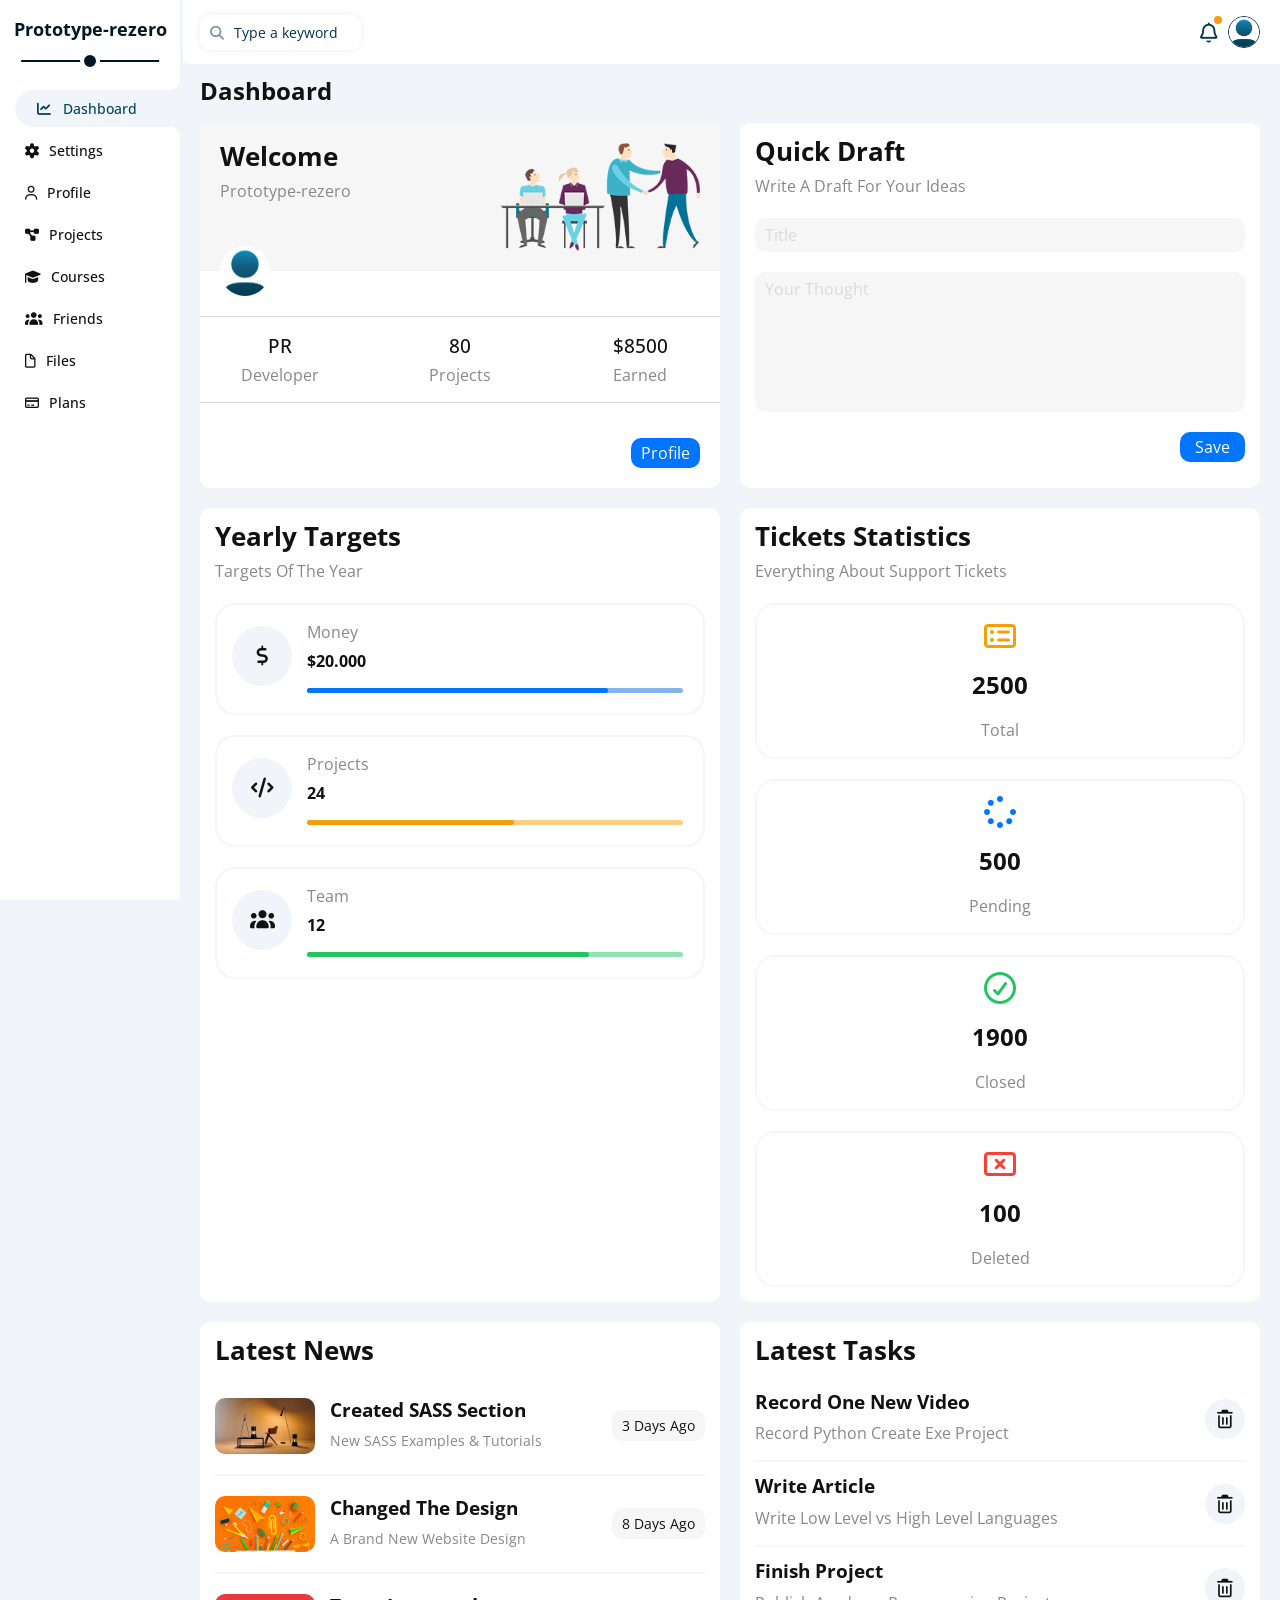
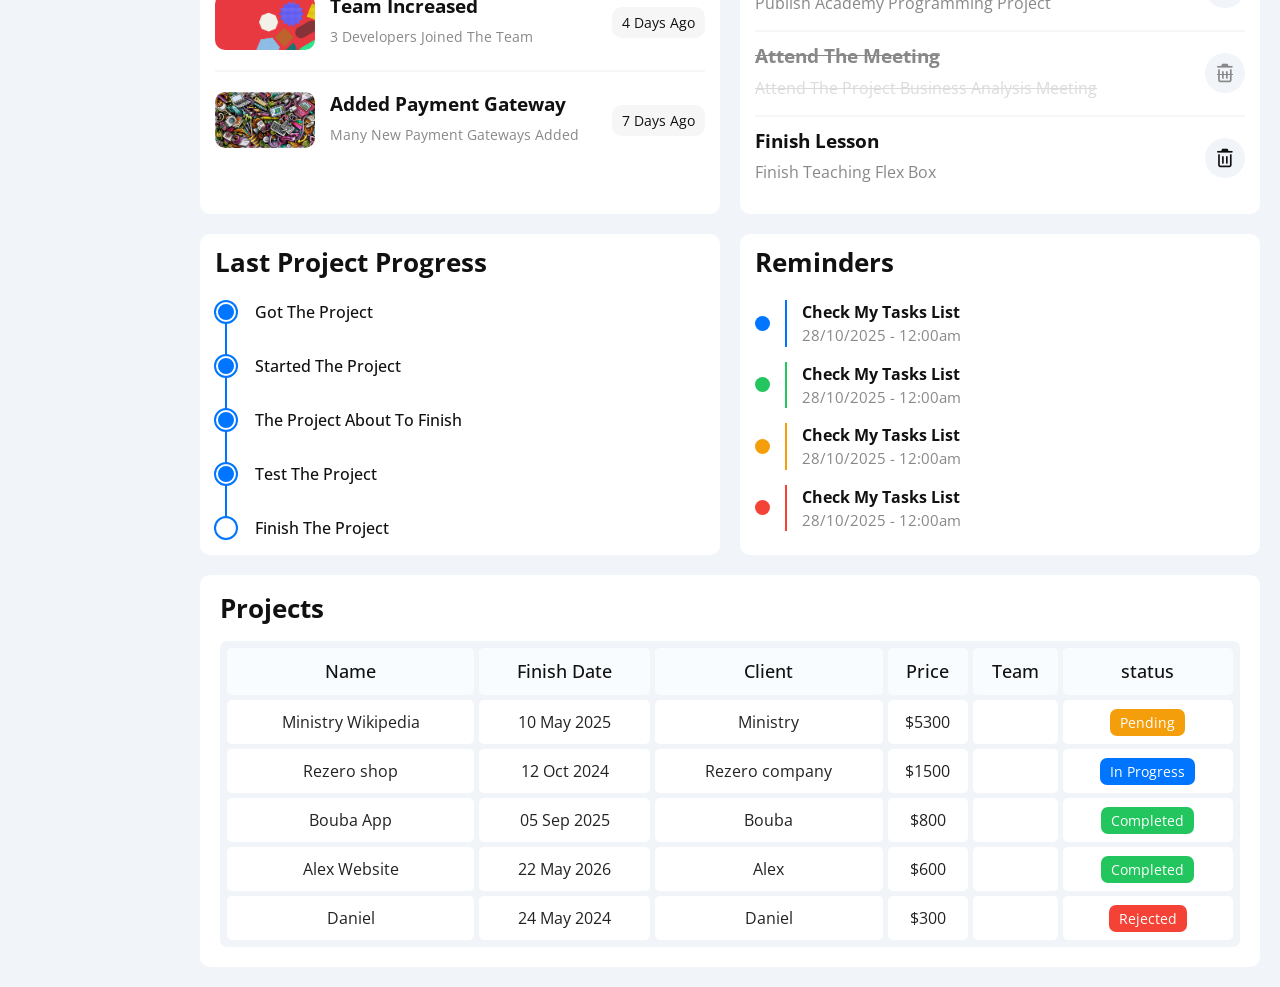
<file: index.html>
<!DOCTYPE html>
<html lang="en">
<head>
    <meta charset="UTF-8">
    <meta name="viewport" content="width=device-width, initial-scale=1.0">
    <title>Dashboard</title>
    <!-- fontawesome -->
    <link rel="stylesheet" href="style/all.min.css">
    <!-- main stylesheet -->
    <link rel="stylesheet" href="style/template4style.css">
    <!-- framework -->
    <link rel="stylesheet" href="style/framework.css">
    <!-- fonts -->
    <link rel="preconnect" href="https://fonts.googleapis.com">
    <link rel="preconnect" href="https://fonts.gstatic.com" crossorigin>
    <link href="https://fonts.googleapis.com/css2?family=Cairo:slnt,wght@-11..11,200..1000&family=Open+Sans:ital,wght@0,300..800;1,300..800&family=Work+Sans:ital,wght@0,100..900;1,100..900&display=swap" rel="stylesheet">
</head>
    <body>
        <div class="main">
            
            <aside id="aside">
                <span>PR</span><h3>Prototype-rezero</h3>
                <ul>
                    <li class="active trans">
                        <a href="index.html"><i class="fa-solid fa-chart-line fa-fw"></i><span>Dashboard</span></a>
                    </li>
                    <li class="trans">
                        <a href="settings.html"><i class="fas fa-gear"></i><span>Settings</span></a>
                    </li>
                    <li class="trans">                        
                        <a href="profile.html"><i class="far fa-user"></i><span>Profile</span></a>
                    </li>
                    <li class="trans">                        
                        <a href="projects.html"><i class="fas fa-diagram-project"></i><span>Projects</span></a>
                    </li>
                    <li class="trans">                        
                        <a href="courses.html"><i class="fas fa-graduation-cap"></i><span>Courses</span></a>
                    </li>
                    <li class="trans">                        
                        <a href="friends.html"><i class="fas fa-users"></i><span>Friends</span></a>
                    </li>
                    <li class="trans">
                        <a href="files.html"><i class="far fa-file"></i><span>Files</span></a>
                    </li>
                    <li class="trans">
                        <a href="plans.html"><i class="far fa-credit-card"></i><span>Plans</span></a>
                    </li>
                </ul>
            </aside>
            <section class="dashboard">
                <header>
                    <div class="search">
                        <i class="fas fa-search"></i>
                        <input type="text" placeholder="Type a keyword">
                    </div>
                    <div class="icons">
                        <i class="fa-regular fa-bell" ></i>
                        <span></span>
                        <img src="resources/user.png" alt="">
                    </div>
                </header>
                <h1>Dashboard</h1>
                <div class="wrapper">
                    <div class="box welcome ">
                       <div class="top">
                        <div class="info">
                        <h3>Welcome</h3>
                        <p>Prototype-rezero</p>
                        </div>
                        <img src="resources/welcome.png" alt="">
                        <img src="resources/user.png" alt="">     
                        </div>
                        <div class="bottom">
                            <div class="stats">
                                <div class="stat">
                                    <h3>PR</h3>
                                    <span>Developer</span>
                                </div>
                                <div class="stat">
                                    <h3>80</h3>
                                    <span>Projects</span>
                                </div>
                                <div class="stat">
                                    <h3>$8500</h3>
                                    <span>Earned</span>
                                </div>
                            </div>
                            <a href="profile.html" class="mr-20 mb-20">Profile</a>
                        </div>
                    </div>
                    <div class="box quickdraft ">
                        <div class="info">
                            <h3>Quick Draft</h3>
                            <p>Write A Draft For Your Ideas</p>
                        </div>
                        <form action="" class="flexd-c gap-20">
                            <input type="text" placeholder="Title">
                            <textarea placeholder="Your Thought"></textarea>
                            <input type="submit" value="Save">
                        </form>
                    </div>
                    <div class="box targets  ">
                        <div class="info">
                            <h3>Yearly Targets</h3>
                            <p>Targets Of The Year</p>
                        </div>
                        <div class="stats flexd-c gap-20">
                            <div class="stat">
                                <i class="fas fa-dollar-sign fa-fw"></i>
                                <div class="container">
                                    <p>Money</p>
                                    <p>$20.000</p>
                                    <div class="progress">
                                        <span class="bg-blue" style="width: 80%;"></span>
                                    </div>
                                </div>
                            </div>
                            <div class="stat">
                                <i class="fas fa-code"></i>
                                <div class="container">
                                    <p>Projects</p>
                                    <p>24</p>
                                    <div class="progress">
                                        <span class="bg-orange" style="width: 55%;"></span>
                                    </div>
                                </div>
                            </div>
                            <div class="stat">
                                <i class="fas fa-users"></i>
                                <div class="container">
                                    <p>Team</p>
                                    <p>12</p>
                                    <div class="progress">
                                        <span class="bg-green" style="width: 75%;"></span>
                                    </div>
                                </div>
                            </div>
                        </div>
                    </div>
                    <div class="box tickets  flexd-c gap-20 ">
                        <div class="info flexd-c gap-10">
                            <h3 class="fs-26">Tickets Statistics</h3>
                            <p class="c-grey">Everything About Support Tickets</p>
                        </div>
                        <div class="cards d-grid gap-20">
                            <div class="card">
                                <i class="fa-regular fa-rectangle-list fa-2x mb-10 c-orange"></i>
                                <p>2500</p>
                                <span>Total</span>
                            </div>
                            <div class="card">
                                <i class="fas fa-spinner fa-2x mb-10 c-blue"></i>
                                <p>500</p>
                                <span>Pending</span>
                            </div>
                            <div class="card">
                                <i class="fa-regular fa-circle-check fa-2x mb-10 c-green"></i>
                                <p>1900</p>
                                <span>Closed</span>
                            </div>
                            <div class="card">
                                <i class="fa-regular fa-rectangle-xmark fa-2x mb-10 c-red"></i>
                                <p>100</p>
                                <span>Deleted</span>
                            </div>
                        </div>
                    </div>
                    <div class="box news  flexd-c gap-10">
                        <h3 class="fs-26">Latest News</h3>
                        <div class="content flexd-c mt-5">
                            <div class="event d-flex align-center gap-15">
                                <img src="resources/news-01.png" alt="">
                                <div class="info flexd-c gap-10">
                                    <h3>Created SASS Section</h3>
                                    <p class="fs-14 c-grey">New SASS Examples & Tutorials</p>
                                </div>
                                <span>3 Days Ago</span>
                            </div>
                            <div class="event d-flex align-center gap-15">
                                <img src="resources/news-02.png" alt="">
                                <div class="info flexd-c gap-10">
                                    <h3>Changed The Design</h3>
                                    <p class="fs-14 c-grey">A Brand New Website Design</p>
                                </div>
                                <span>8 Days Ago</span>
                            </div>
                            <div class="event d-flex align-center gap-15">
                                <img src="resources/news-03.png" alt="">
                                <div class="info flexd-c gap-10">
                                    <h3>Team Increased</h3>
                                    <p class="fs-14 c-grey">3 Developers Joined The Team</p>
                                </div>
                                <span>4 Days Ago</span>
                            </div>
                            <div class="event d-flex align-center gap-15">
                                <img src="resources/news-04.png" alt="">
                                <div class="info flexd-c gap-10">
                                    <h3>Added Payment Gateway</h3>
                                    <p class="fs-14 c-grey">Many New Payment Gateways Added</p>
                                </div>
                                <span>7 Days Ago</span>
                            </div>
                        </div>
                    </div>
                    <div class="box tasks  flexd-c gap-15">
                        <h3 class="fs-26">Latest Tasks</h3>
                        <div class="content flexd-c">
                            <div class="task d-flex align-center space-between">
                                <div class="info flexd-c gap-10">
                                    <h3 class="">Record One New Video</h3>
                                    <p class="c-grey">Record Python Create Exe Project</p>
                                </div>
                                <i class="fa-regular fa-trash-can "></i>
                            </div>
                            <div class="task d-flex align-center space-between">
                                <div class="info flexd-c gap-10">
                                    <h3 class="">Write Article</h3>
                                    <p class="c-grey">Write Low Level vs High Level Languages</p>
                                </div>
                                <i class="fa-regular fa-trash-can"></i>
                            </div>
                            <div class="task d-flex align-center space-between">
                                <div class="info flexd-c gap-10">
                                    <h3 class="">Finish Project</h3>
                                    <p class="c-grey">Publish Academy Programming Project</p>
                                </div>
                                <i class="fa-regular fa-trash-can"></i>
                            </div>
                            <div class="task d-flex align-center space-between">
                                <div class="info flexd-c gap-10">
                                    <h3 class="">Attend The Meeting</h3>
                                    <p >Attend The Project Business Analysis Meeting</p>
                                </div>
                                <i class="fa-regular fa-trash-can"></i>
                            </div>
                            <div class="task d-flex align-center space-between">
                                <div class="info flexd-c gap-10">
                                    <h3 class="">Finish Lesson</h3>
                                    <p class="c-grey">Finish Teaching Flex Box</p>
                                </div>
                                <i class="fa-regular fa-trash-can"></i>
                            </div>
                        </div>
                    </div>
                    <div class="box projects flexd-c gap-20">
                        <h3 class="fs-26">Last Project Progress</h3>
                        <div class="content flexd-c gap-30">
                            <div class="step">
                                <span></span>
                                <p>Got The Project</p>
                            </div>
                            <div class="step">
                                <span></span>
                                <p>Started The Project</p>
                            </div>
                            <div class="step">
                                <span></span>
                                <p>The Project About To Finish</p>
                            </div>
                            <div class="step">
                                <span></span>
                                <p>Test The Project</p>
                            </div>
                            <div class="step">
                                <span></span>
                                <p>Finish The Project</p>
                            </div>
                        </div>
                    </div>
                    <div class="box reminders flexd-c gap-20">
                        <h3 class="fs-26">Reminders</h3>
                        <div class="content flexd-c gap-15 mt-5">
                            <div class="reminder d-flex align-center">
                                <span class="bg-blue"></span>
                                <div class="info">
                                    <p class="fw-bold">Check My Tasks List</p>
                                    <p class="fs-15 c-grey">28/10/2025 - 12:00am</p>
                                </div>
                            </div>
                            <div class="reminder d-flex align-center">
                                <span class="bg-green"></span>
                                <div class="info">
                                    <p class="fw-bold">Check My Tasks List</p>
                                    <p class="fs-15 c-grey">28/10/2025 - 12:00am</p>
                                </div>
                            </div>
                            <div class="reminder d-flex align-center">
                                <span class="bg-orange"></span>
                                <div class="info">
                                    <p class="fw-bold">Check My Tasks List</p>
                                    <p class="fs-15 c-grey">28/10/2025 - 12:00am</p>
                                </div>
                            </div>
                            <div class="reminder d-flex align-center">
                                <span class="bg-red"></span>
                                <div class="info">
                                    <p class="fw-bold">Check My Tasks List</p>
                                    <p class="fs-15 c-grey">28/10/2025 - 12:00am</p>
                                </div>
                            </div>
                        </div>
                    </div>
                </div>
                <div class="table mb-20 mt-5">
                    <div class="holder flexd-c gap-20 bg-white rad-10 p-20">
                    <h3 class="fs-26">Projects</h3>
                    <div class="tablediv">
                        <table>
                            <thead>
                                <tr>
                                    <td>Name</td>
                                    <td>Finish Date</td>
                                    <td>Client</td>
                                    <td>Price</td>
                                    <td>Team</td>
                                    <td>status</td>
                                </tr>
                            </thead>
                            <tbody>
                                <tr>
                                    <td>Ministry Wikipedia</td>
                                    <td>10 May 2025</td>
                                    <td>Ministry</td>
                                    <td>$5300</td>
                                    <td></td>
                                    <td><span class="bg-orange">Pending</span> </td>
                                </tr>
                                <tr>
                                    <td>Rezero shop</td>
                                    <td>12 Oct 2024</td>
                                    <td>Rezero company</td>
                                    <td>$1500</td>
                                    <td></td>
                                    <td><span class="bg-blue">In Progress</span> </td>
                                </tr>
                                <tr>
                                    <td>Bouba App</td>
                                    <td>05 Sep 2025</td>
                                    <td>Bouba</td>
                                    <td>$800</td>
                                    <td></td>
                                    <td><span class="bg-green">Completed</span> </td>
                                </tr>
                                <tr>
                                    <td>Alex Website</td>
                                    <td>22 May 2026</td>
                                    <td>Alex</td>
                                    <td>$600</td>
                                    <td></td>
                                    <td><span class="bg-green">Completed</span> </td>
                                </tr>
                                <tr>
                                    <td>Daniel</td>
                                    <td>24 May 2024</td>
                                    <td>Daniel</td>
                                    <td>$300</td>
                                    <td></td>
                                    <td><span class="bg-red">Rejected</span> </td>
                                </tr>
                            </tbody>
                        </table>
                    </div>
                </div>
                </div>
            </section>
        </div>
        <button class="btnaside" id="btnaside"><i class="fa-solid fa-bars"></i></button>
        <div class="overlay" id="overlay"></div>
        <script>
            const aside = document.getElementById('aside');
            const btnaside = document.getElementById('btnaside');
            const overlay = document.getElementById('overlay');

            btnaside.addEventListener('click', () => {
            aside.classList.toggle('active');
            overlay.classList.toggle('show');
    });
            overlay.addEventListener('click', () => {
            aside.classList.remove('active');
            overlay.classList.remove('show');
    });

        </script>
    </body>
</html>
</file>
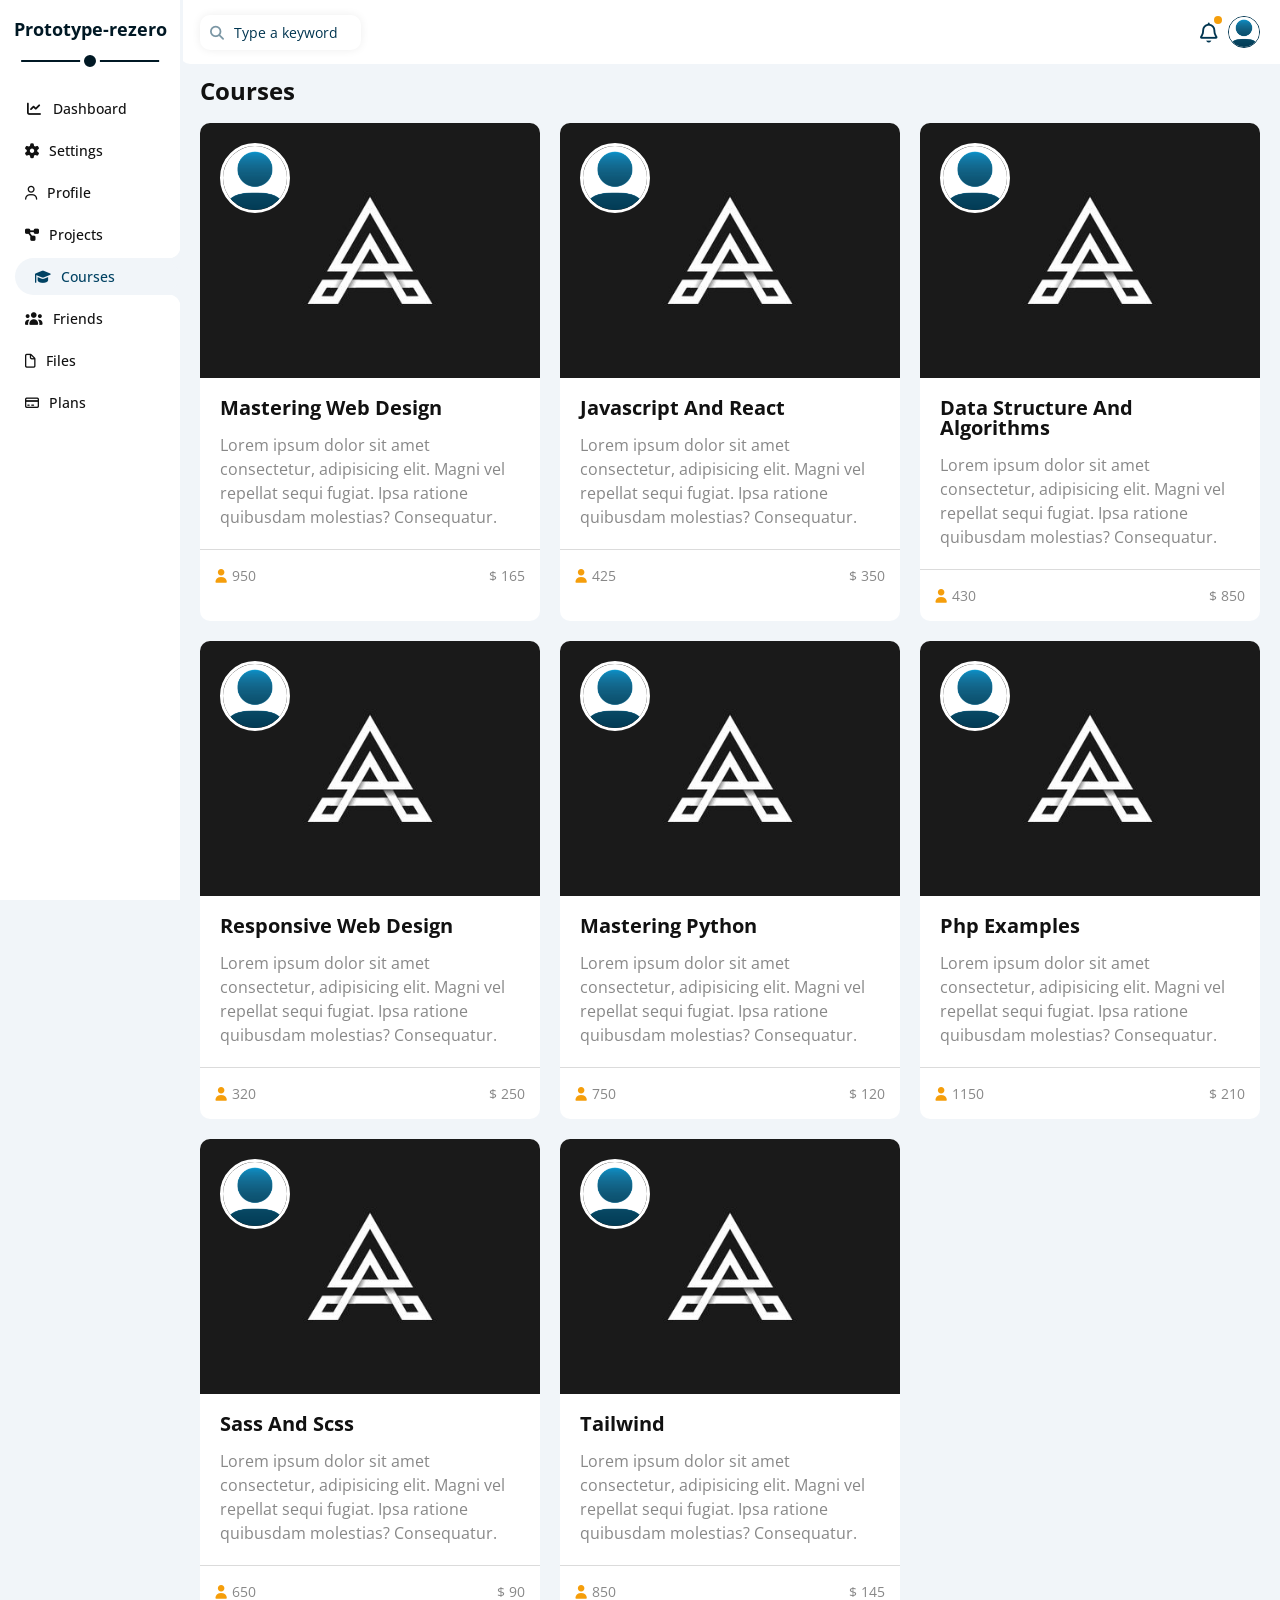
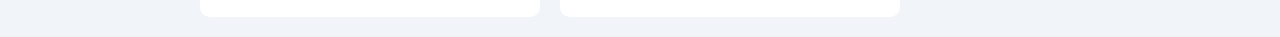
<file: courses.html>
<!DOCTYPE html>
<html lang="en">
<head>
    <meta charset="UTF-8">
    <meta name="viewport" content="width=device-width, initial-scale=1.0">
    <title>Courses</title>
    <!-- fontawesome -->
    <link rel="stylesheet" href="style/all.min.css">
    <!-- main stylesheet -->
    <link rel="stylesheet" href="style/template4style.css">
    <!-- framework -->
    <link rel="stylesheet" href="style/framework.css">
    <!-- fonts -->
    <link rel="preconnect" href="https://fonts.googleapis.com">
    <link rel="preconnect" href="https://fonts.gstatic.com" crossorigin>
    <link href="https://fonts.googleapis.com/css2?family=Cairo:slnt,wght@-11..11,200..1000&family=Open+Sans:ital,wght@0,300..800;1,300..800&family=Work+Sans:ital,wght@0,100..900;1,100..900&display=swap" rel="stylesheet">
</head>
    <body>
        <div class="main">
            <aside id="aside">
                <span>PR</span><h3>Prototype-rezero</h3>
                <ul>
                    <li class="trans">
                        <a href="index.html"><i class="fa-solid fa-chart-line fa-fw"></i><span>Dashboard</span></a>
                    </li>
                    <li class="trans">
                        <a href="settings.html"><i class="fas fa-gear"></i><span>Settings</span></a>
                    </li>
                    <li class="trans">                        
                        <a href="profile.html"><i class="far fa-user"></i><span>Profile</span></a>
                    </li>
                    <li class="trans">                        
                        <a href="projects.html"><i class="fas fa-diagram-project"></i><span>Projects</span></a>
                    </li>
                    <li class="active trans">                        
                        <a href="courses.html"><i class="fas fa-graduation-cap"></i><span>Courses</span></a>
                    </li>
                    <li class="trans">                        
                        <a href="friends.html"><i class="fas fa-users"></i><span>Friends</span></a>
                    </li>
                    <li class="trans">
                        <a href="files.html"><i class="far fa-file"></i><span>Files</span></a>
                    </li>
                    <li class="trans">
                        <a href="plans.html"><i class="far fa-credit-card"></i><span>Plans</span></a>
                    </li>
                </ul>
            </aside>
            <section class="courses flexd-c gap-15">
                <header>
                    <div class="search">
                        <i class="fas fa-search"></i>
                        <input type="text" placeholder="Type a keyword">
                    </div>
                    <div class="icons">
                        <i class="fa-regular fa-bell" ></i>
                        <span></span>
                        <img src="resources/user.png" alt="">
                    </div>
                </header>
                <h1>Courses</h1>
                <div class="wrapper">
                    <div class="card">
                        <img src="resources/user.png" alt="">
                        <img src="resources/course-01.jpg" alt="">
                        <div class="content">
                            <h3 class="tt-c">mastering Web Design</h3>
                            <p>Lorem ipsum dolor sit amet consectetur, adipisicing elit. Magni vel repellat sequi fugiat. Ipsa ratione quibusdam molestias? Consequatur.</p>
                        </div>
                        <div class="price">
                            <div class="div">
                                <i class="fas fa-user"></i>
                                <span>950</span>
                            </div>
                            <span>$ 165</span>
                        </div>
                    </div>
                    <div class="card">
                        <img src="resources/user.png" alt="">
                        <img src="resources/course-01.jpg" alt="">
                        <div class="content">
                            <h3 class="tt-c">javascript and react</h3>
                            <p>Lorem ipsum dolor sit amet consectetur, adipisicing elit. Magni vel repellat sequi fugiat. Ipsa ratione quibusdam molestias? Consequatur.</p>
                        </div>
                        <div class="price">
                            <div class="div">
                                <i class="fas fa-user"></i>
                                <span>425</span>
                            </div>
                            <span>$ 350</span>
                        </div>
                    </div>
                    <div class="card">
                        <img src="resources/user.png" alt="">
                        <img src="resources/course-01.jpg" alt="">
                        <div class="content">
                            <h3 class="tt-c">data structure and algorithms</h3>
                            <p>Lorem ipsum dolor sit amet consectetur, adipisicing elit. Magni vel repellat sequi fugiat. Ipsa ratione quibusdam molestias? Consequatur.</p>
                        </div>
                        <div class="price">
                            <div class="div">
                                <i class="fas fa-user"></i>
                                <span>430</span>
                            </div>
                            <span>$ 850</span>
                        </div>
                    </div>
                    <div class="card">
                        <img src="resources/user.png" alt="">
                        <img src="resources/course-01.jpg" alt="">
                        <div class="content">
                            <h3 class="tt-c">responsive web design</h3>
                            <p>Lorem ipsum dolor sit amet consectetur, adipisicing elit. Magni vel repellat sequi fugiat. Ipsa ratione quibusdam molestias? Consequatur.</p>
                        </div>
                        <div class="price">
                            <div class="div">
                                <i class="fas fa-user"></i>
                                <span>320</span>
                            </div>
                            <span>$ 250</span>
                        </div>
                    </div>
                    <div class="card">
                        <img src="resources/user.png" alt="">
                        <img src="resources/course-01.jpg" alt="">
                        <div class="content">
                            <h3 class="tt-c">mastering python </h3>
                            <p>Lorem ipsum dolor sit amet consectetur, adipisicing elit. Magni vel repellat sequi fugiat. Ipsa ratione quibusdam molestias? Consequatur.</p>
                        </div>
                        <div class="price">
                            <div class="div">
                                <i class="fas fa-user"></i>
                                <span>750</span>
                            </div>
                            <span>$ 120</span>
                        </div>
                    </div>
                    <div class="card">
                        <img src="resources/user.png" alt="">
                        <img src="resources/course-01.jpg" alt="">
                        <div class="content">
                            <h3 class="tt-c">php examples</h3>
                            <p>Lorem ipsum dolor sit amet consectetur, adipisicing elit. Magni vel repellat sequi fugiat. Ipsa ratione quibusdam molestias? Consequatur.</p>
                        </div>
                        <div class="price">
                            <div class="div">
                                <i class="fas fa-user"></i>
                                <span>1150</span>
                            </div>
                            <span>$ 210</span>
                        </div>
                    </div>
                    <div class="card">
                        <img src="resources/user.png" alt="">
                        <img src="resources/course-01.jpg" alt="">
                        <div class="content">
                            <h3 class="tt-c">sass and scss</h3>
                            <p>Lorem ipsum dolor sit amet consectetur, adipisicing elit. Magni vel repellat sequi fugiat. Ipsa ratione quibusdam molestias? Consequatur.</p>
                        </div>
                        <div class="price">
                            <div class="div">
                                <i class="fas fa-user"></i>
                                <span>650</span>
                            </div>
                            <span>$ 90</span>
                        </div>
                    </div>
                    <div class="card">
                        <img src="resources/user.png" alt="">
                        <img src="resources/course-01.jpg" alt="">
                        <div class="content">
                            <h3 class="tt-c">tailwind</h3>
                            <p>Lorem ipsum dolor sit amet consectetur, adipisicing elit. Magni vel repellat sequi fugiat. Ipsa ratione quibusdam molestias? Consequatur.</p>
                        </div>
                        <div class="price">
                            <div class="div">
                                <i class="fas fa-user"></i>
                                <span>850</span>
                            </div>
                            <span>$ 145</span>
                        </div>
                    </div>
                </div>
            </section>
        </div>
        <button class="btnaside" id="btnaside"><i class="fa-solid fa-bars"></i></button>
        <script>
            const aside = document.getElementById('aside');
            const btnaside = document.getElementById('btnaside');


            // openBtn.addEventListener('click', () => {
            // sidebar.classList.add('active');
            // });

            // closeBtn.addEventListener('click', () => {
            // sidebar.classList.remove('active');
            // });

            btnaside.addEventListener('click', () => {
            aside.classList.toggle('active');
});
        </script>
    </body>
</html>
</file>
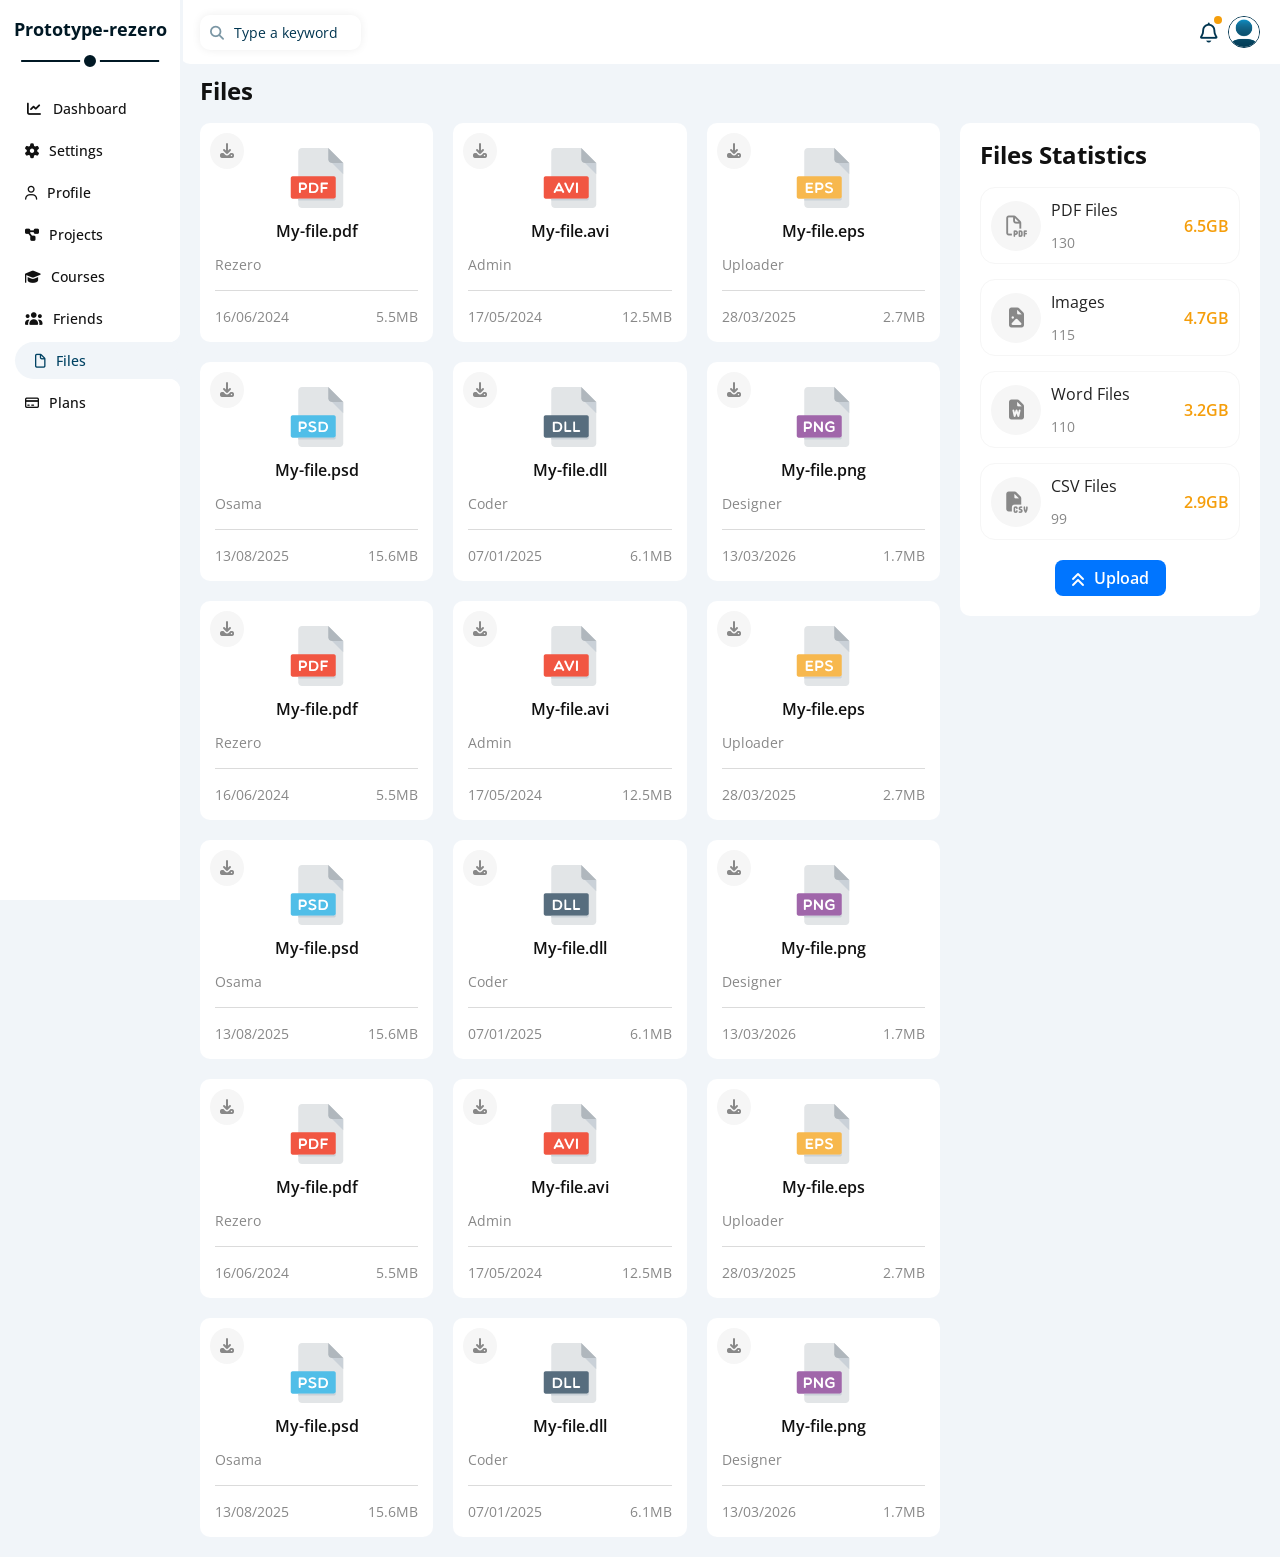
<file: files.html>
<!DOCTYPE html>
<html lang="en">
<head>
    <meta charset="UTF-8">
    <meta name="viewport" content="width=device-width, initial-scale=1.0">
    <title>Files</title>
    <!-- fontawesome -->
    <link rel="stylesheet" href="style/all.min.css">
    <!-- main stylesheet -->
    <link rel="stylesheet" href="style/template4style.css">
    <!-- framework -->
    <link rel="stylesheet" href="style/framework.css">
    <!-- fonts -->
    <link rel="preconnect" href="https://fonts.googleapis.com">
    <link rel="preconnect" href="https://fonts.gstatic.com" crossorigin>
    <link href="https://fonts.googleapis.com/css2?family=Cairo:slnt,wght@-11..11,200..1000&family=Open+Sans:ital,wght@0,300..800;1,300..800&family=Work+Sans:ital,wght@0,100..900;1,100..900&display=swap" rel="stylesheet">
</head>
    <body>
        <div class="main">
            <aside id="aside">
                <span>PR</span><h3>Prototype-rezero</h3>
                <ul>
                    <li class="trans">
                        <a href="index.html"><i class="fa-solid fa-chart-line fa-fw"></i><span>Dashboard</span></a>
                    </li>
                    <li class="trans">
                        <a href="settings.html"><i class="fas fa-gear"></i><span>Settings</span></a>
                    </li>
                    <li class="trans">                        
                        <a href="profile.html"><i class="far fa-user"></i><span>Profile</span></a>
                    </li>
                    <li class="trans">                        
                        <a href="projects.html"><i class="fas fa-diagram-project"></i><span>Projects</span></a>
                    </li>
                    <li class="trans">                        
                        <a href="courses.html"><i class="fas fa-graduation-cap"></i><span>Courses</span></a>
                    </li>
                    <li class="trans">                        
                        <a href="friends.html"><i class="fas fa-users"></i><span>Friends</span></a>
                    </li>
                    <li class="active trans">
                        <a href="files.html"><i class="far fa-file"></i><span>Files</span></a>
                    </li>
                    <li class="trans">
                        <a href="plans.html"><i class="far fa-credit-card"></i><span>Plans</span></a>
                    </li>
                </ul>
            </aside>
            <section class="files flexd-c gap-15">
                <header>
                    <div class="search">
                        <i class="fas fa-search"></i>
                        <input type="text" placeholder="Type a keyword">
                    </div>
                    <div class="icons">
                        <i class="fa-regular fa-bell" ></i>
                        <span></span>
                        <img src="resources/user.png" alt="">
                    </div>
                </header>
                <h1>Files</h1>
                <div class="wrapper">
                    <div class="cards">
                    <div class="card">
                        <i class="fas fa-download"></i>
                        <img src="resources/pdf.svg" alt="">
                        <h4>My-file.pdf</h4>
                        <p class="owner tt-c">rezero</p>
                        <div class="date-size">
                            <span>16/06/2024</span>
                            <span>5.5MB</span>
                        </div>
                    </div>
                    <div class="card">
                        <i class="fas fa-download"></i>
                        <img src="resources/avi.svg" alt="">
                        <h4>My-file.avi</h4>
                        <p class="owner tt-c">admin</p>
                        <div class="date-size">
                            <span>17/05/2024</span>
                            <span>12.5MB</span>
                        </div>
                    </div>
                    <div class="card">
                        <i class="fas fa-download"></i>
                        <img src="resources/eps.svg" alt="">
                        <h4>My-file.eps</h4>
                        <p class="owner tt-c">uploader</p>
                        <div class="date-size">
                            <span>28/03/2025</span>
                            <span>2.7MB</span>
                        </div>
                    </div>
                    <div class="card">
                        <i class="fas fa-download"></i>
                        <img src="resources/psd.svg" alt="">
                        <h4>My-file.psd</h4>
                        <p class="owner tt-c">osama</p>
                        <div class="date-size">
                            <span>13/08/2025</span>
                            <span>15.6MB</span>
                        </div>
                    </div>
                    <div class="card">
                        <i class="fas fa-download"></i>
                        <img src="resources/dll.svg" alt="">
                        <h4>My-file.dll</h4>
                        <p class="owner tt-c">coder</p>
                        <div class="date-size">
                            <span>07/01/2025</span>
                            <span>6.1MB</span>
                        </div>
                    </div>
                    <div class="card">
                        <i class="fas fa-download"></i>
                        <img src="resources/png.svg" alt="">
                        <h4>My-file.png</h4>
                        <p class="owner tt-c">designer</p>
                        <div class="date-size">
                            <span>13/03/2026</span>
                            <span>1.7MB</span>
                        </div>
                    </div>
                     <div class="card">
                        <i class="fas fa-download"></i>
                        <img src="resources/pdf.svg" alt="">
                        <h4>My-file.pdf</h4>
                        <p class="owner tt-c">rezero</p>
                        <div class="date-size">
                            <span>16/06/2024</span>
                            <span>5.5MB</span>
                        </div>
                    </div>
                    <div class="card">
                        <i class="fas fa-download"></i>
                        <img src="resources/avi.svg" alt="">
                        <h4>My-file.avi</h4>
                        <p class="owner tt-c">admin</p>
                        <div class="date-size">
                            <span>17/05/2024</span>
                            <span>12.5MB</span>
                        </div>
                    </div>
                    <div class="card">
                        <i class="fas fa-download"></i>
                        <img src="resources/eps.svg" alt="">
                        <h4>My-file.eps</h4>
                        <p class="owner tt-c">uploader</p>
                        <div class="date-size">
                            <span>28/03/2025</span>
                            <span>2.7MB</span>
                        </div>
                    </div>
                    <div class="card">
                        <i class="fas fa-download"></i>
                        <img src="resources/psd.svg" alt="">
                        <h4>My-file.psd</h4>
                        <p class="owner tt-c">osama</p>
                        <div class="date-size">
                            <span>13/08/2025</span>
                            <span>15.6MB</span>
                        </div>
                    </div>
                    <div class="card">
                        <i class="fas fa-download"></i>
                        <img src="resources/dll.svg" alt="">
                        <h4>My-file.dll</h4>
                        <p class="owner tt-c">coder</p>
                        <div class="date-size">
                            <span>07/01/2025</span>
                            <span>6.1MB</span>
                        </div>
                    </div>
                    <div class="card">
                        <i class="fas fa-download"></i>
                        <img src="resources/png.svg" alt="">
                        <h4>My-file.png</h4>
                        <p class="owner tt-c">designer</p>
                        <div class="date-size">
                            <span>13/03/2026</span>
                            <span>1.7MB</span>
                        </div>
                    </div> <div class="card">
                        <i class="fas fa-download"></i>
                        <img src="resources/pdf.svg" alt="">
                        <h4>My-file.pdf</h4>
                        <p class="owner tt-c">rezero</p>
                        <div class="date-size">
                            <span>16/06/2024</span>
                            <span>5.5MB</span>
                        </div>
                    </div>
                    <div class="card">
                        <i class="fas fa-download"></i>
                        <img src="resources/avi.svg" alt="">
                        <h4>My-file.avi</h4>
                        <p class="owner tt-c">admin</p>
                        <div class="date-size">
                            <span>17/05/2024</span>
                            <span>12.5MB</span>
                        </div>
                    </div>
                    <div class="card">
                        <i class="fas fa-download"></i>
                        <img src="resources/eps.svg" alt="">
                        <h4>My-file.eps</h4>
                        <p class="owner tt-c">uploader</p>
                        <div class="date-size">
                            <span>28/03/2025</span>
                            <span>2.7MB</span>
                        </div>
                    </div>
                    <div class="card">
                        <i class="fas fa-download"></i>
                        <img src="resources/psd.svg" alt="">
                        <h4>My-file.psd</h4>
                        <p class="owner tt-c">osama</p>
                        <div class="date-size">
                            <span>13/08/2025</span>
                            <span>15.6MB</span>
                        </div>
                    </div>
                    <div class="card">
                        <i class="fas fa-download"></i>
                        <img src="resources/dll.svg" alt="">
                        <h4>My-file.dll</h4>
                        <p class="owner tt-c">coder</p>
                        <div class="date-size">
                            <span>07/01/2025</span>
                            <span>6.1MB</span>
                        </div>
                    </div>
                    <div class="card">
                        <i class="fas fa-download"></i>
                        <img src="resources/png.svg" alt="">
                        <h4>My-file.png</h4>
                        <p class="owner tt-c">designer</p>
                        <div class="date-size">
                            <span>13/03/2026</span>
                            <span>1.7MB</span>
                        </div>
                    </div>
                    </div>
                    <div class="upload">
                        <h3 class="tt-c">files statistics</h3>
                        <div class="stats flexd-c gap-15">
                            <div class="stat">
                                <i class="fa-regular fa-file-pdf"></i>
                                <div class="info">
                                    <span>PDF Files</span>
                                    <span>130</span>
                                </div>
                                <div class="c-grey">6.5GB</div>
                            </div>
                            <div class="stat">
                                <i class="fa-solid fa-file-image"></i>
                                <div class="info">
                                    <span>Images</span>
                                    <span>115</span>
                                </div>
                                <div class="c-grey">4.7GB</div>
                            </div>
                            <div class="stat">
                                <i class="fa-solid fa-file-word"></i>
                                <div class="info">
                                    <span>Word Files</span>
                                    <span>110</span>
                                </div>
                                <div class="c-grey">3.2GB</div>
                            </div>
                            <div class="stat">
                                <i class="fas fa-file-csv"></i>
                                <div class="info">
                                    <span>CSV Files</span>
                                    <span>99</span>
                                </div>
                                <div class="c-grey">2.9GB</div>
                            </div>
                        </div>
                        <a href="#">
                            <i class="fa-solid fa-angles-up"></i>
                            Upload
                        </a>
                    </div>
                </div>
            </section>
        </div>
        <button class="btnaside" id="btnaside"><i class="fa-solid fa-bars"></i></button>
        <script>
            const aside = document.getElementById('aside');
            const btnaside = document.getElementById('btnaside');


            // openBtn.addEventListener('click', () => {
            // sidebar.classList.add('active');
            // });

            // closeBtn.addEventListener('click', () => {
            // sidebar.classList.remove('active');
            // });

            btnaside.addEventListener('click', () => {
            aside.classList.toggle('active');
});
        </script>
    </body>
</html>
</file>
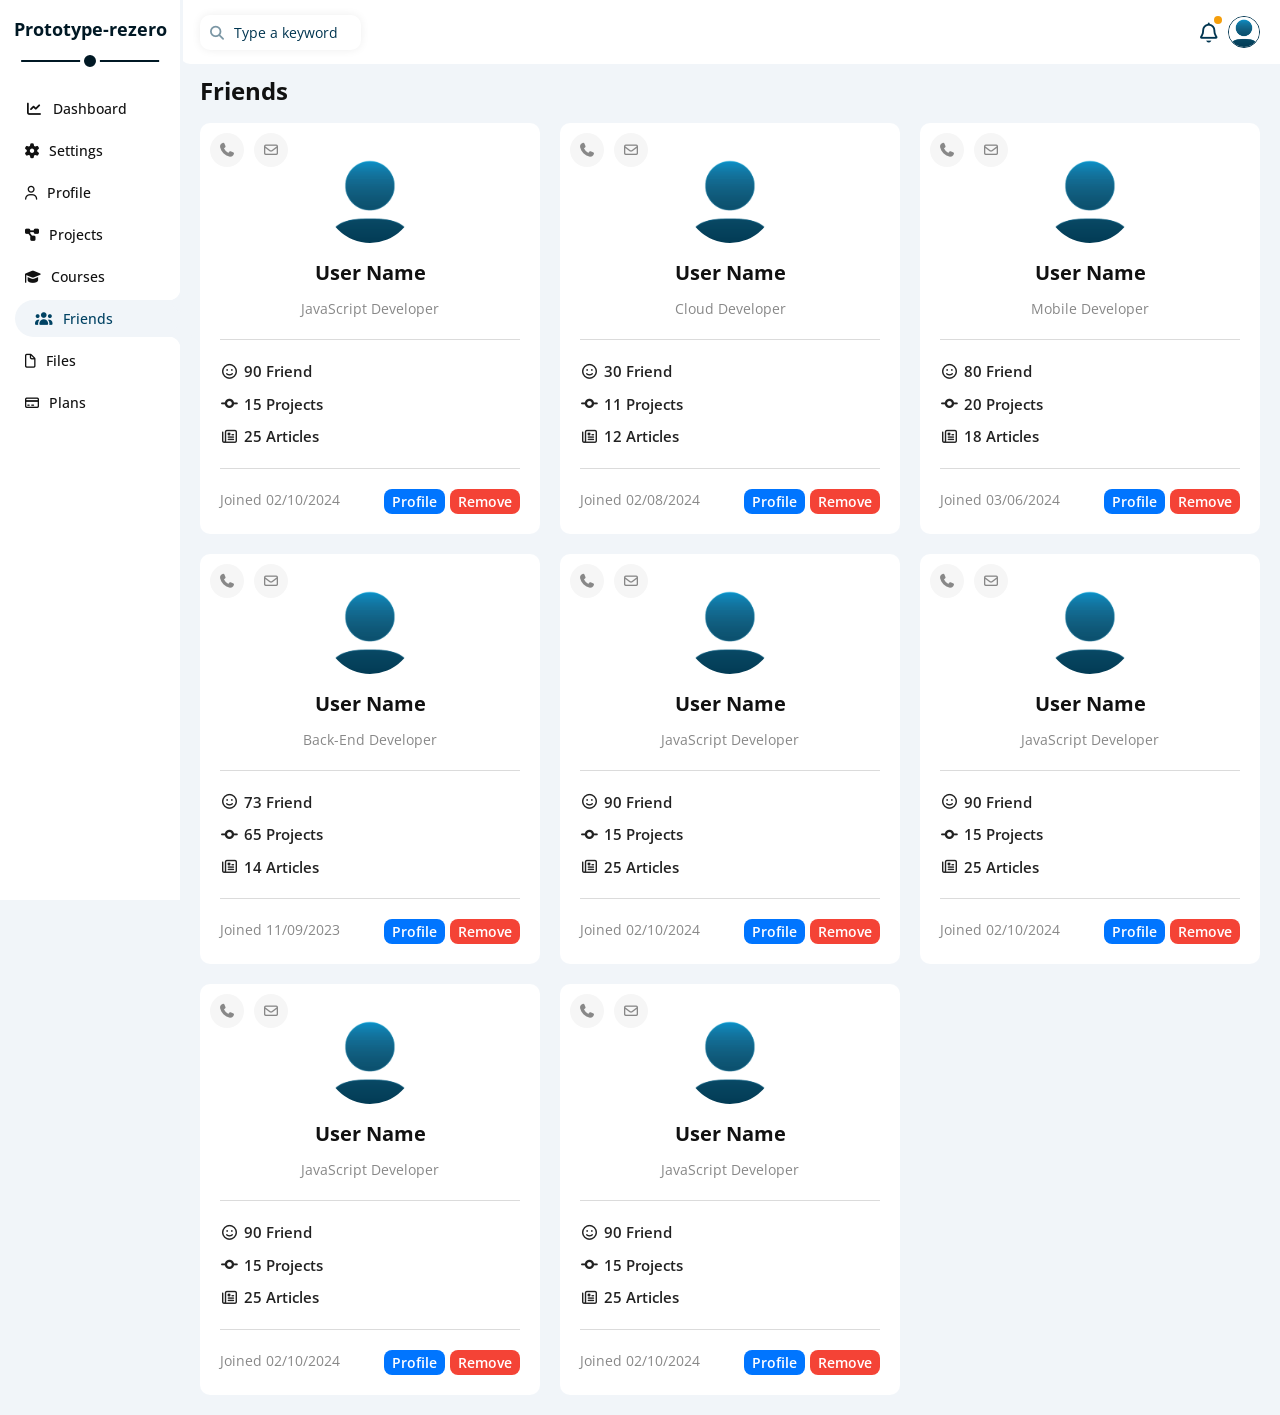
<file: friends.html>
<!DOCTYPE html>
<html lang="en">
<head>
    <meta charset="UTF-8">
    <meta name="viewport" content="width=device-width, initial-scale=1.0">
    <title>Friends</title>
    <!-- fontawesome -->
    <link rel="stylesheet" href="style/all.min.css">
    <!-- main stylesheet -->
    <link rel="stylesheet" href="style/template4style.css">
    <!-- framework -->
    <link rel="stylesheet" href="style/framework.css">
    <!-- fonts -->
    <link rel="preconnect" href="https://fonts.googleapis.com">
    <link rel="preconnect" href="https://fonts.gstatic.com" crossorigin>
    <link href="https://fonts.googleapis.com/css2?family=Cairo:slnt,wght@-11..11,200..1000&family=Open+Sans:ital,wght@0,300..800;1,300..800&family=Work+Sans:ital,wght@0,100..900;1,100..900&display=swap" rel="stylesheet">
</head>
    <body>
        <div class="main">
            <aside id="aside"><span>PR</span><h3>Prototype-rezero</h3>
                <ul>
                    <li class="trans">
                        <a href="index.html"><i class="fa-solid fa-chart-line fa-fw"></i><span>Dashboard</span></a>
                    </li>
                    <li class="trans">
                        <a href="settings.html"><i class="fas fa-gear"></i><span>Settings</span></a>
                    </li>
                    <li class="trans">                        
                        <a href="profile.html"><i class="far fa-user"></i><span>Profile</span></a>
                    </li>
                    <li class="trans">                        
                        <a href="projects.html"><i class="fas fa-diagram-project"></i><span>Projects</span></a>
                    </li>
                    <li class="trans">                        
                        <a href="courses.html"><i class="fas fa-graduation-cap"></i><span>Courses</span></a>
                    </li>
                    <li class="active trans">                        
                        <a href="friends.html"><i class="fas fa-users"></i><span>Friends</span></a>
                    </li>
                    <li class="trans">
                        <a href="files.html"><i class="far fa-file"></i><span>Files</span></a>
                    </li>
                    <li class="trans">
                        <a href="plans.html"><i class="far fa-credit-card"></i><span>Plans</span></a>
                    </li>
                </ul>
            </aside>
            <section class="friends flexd-c gap-15">
                <header>
                    <div class="search">
                        <i class="fas fa-search"></i>
                        <input type="text" placeholder="Type a keyword">
                    </div>
                    <div class="icons">
                        <i class="fa-regular fa-bell" ></i>
                        <span></span>
                        <img src="resources/user.png" alt="">
                    </div>
                </header>
                <h1>Friends</h1>
                <div class="wrapper">
                    <div class="card">
                        <div class="contact">
                            <i class="fas fa-phone"></i>
                            <i class="fa-regular fa-envelope"></i>
                        </div>
                        <img src="resources/user.png" alt="">
                        <h3 class="tt-c">user name</h3>
                        <p class="tt-c">javaScript developer</p>
                        <div class="stats">
                            <div class="stat">
                                <i class="fa-regular fa-face-smile fa-fw"></i>
                                <span>90 Friend</span>
                            </div>
                            <div class="stat">
                                <i class="fa-solid fa-code-commit fa-fw"></i>
                                <span>15 Projects</span>
                            </div>
                            <div class="stat">
                                <i class="fa-regular fa-newspaper fa-fw"></i>
                                <span>25 Articles</span>
                            </div>
                        </div>
                        <div class="date">
                            <span>Joined 02/10/2024</span>
                            <div class="ctrl">
                                <button>Profile</button>
                                <button>Remove</button>
                            </div>
                        </div>
                    </div>
                    <div class="card">
                        <div class="contact">
                            <i class="fas fa-phone"></i>
                            <i class="fa-regular fa-envelope"></i>
                        </div>
                        <img src="resources/user.png" alt="">
                        <h3 class="tt-c">user name</h3>
                        <p class="tt-c">Cloud developer</p>
                        <div class="stats">
                            <div class="stat">
                                <i class="fa-regular fa-face-smile fa-fw"></i>
                                <span>30 Friend</span>
                            </div>
                            <div class="stat">
                                <i class="fa-solid fa-code-commit fa-fw"></i>
                                <span>11 Projects</span>
                            </div>
                            <div class="stat">
                                <i class="fa-regular fa-newspaper fa-fw"></i>
                                <span>12 Articles</span>
                            </div>
                        </div>
                        <div class="date">
                            <span>Joined 02/08/2024</span>
                            <div class="ctrl">
                                <button>Profile</button>
                                <button>Remove</button>
                            </div>
                        </div>
                    </div>
                    <div class="card">
                        <div class="contact">
                            <i class="fas fa-phone"></i>
                            <i class="fa-regular fa-envelope"></i>
                        </div>
                        <img src="resources/user.png" alt="">
                        <h3 class="tt-c">user name</h3>
                        <p class="tt-c">mobile developer</p>
                        <div class="stats">
                            <div class="stat">
                                <i class="fa-regular fa-face-smile fa-fw"></i>
                                <span>80 Friend</span>
                            </div>
                            <div class="stat">
                                <i class="fa-solid fa-code-commit fa-fw"></i>
                                <span>20 Projects</span>
                            </div>
                            <div class="stat">
                                <i class="fa-regular fa-newspaper fa-fw"></i>
                                <span>18 Articles</span>
                            </div>
                        </div>
                        <div class="date">
                            <span>Joined 03/06/2024</span>
                            <div class="ctrl">
                                <button>Profile</button>
                                <button>Remove</button>
                            </div>
                        </div>
                    </div>
                    <div class="card">
                        <div class="contact">
                            <i class="fas fa-phone"></i>
                            <i class="fa-regular fa-envelope"></i>
                        </div>
                        <img src="resources/user.png" alt="">
                        <h3 class="tt-c">user name</h3>
                        <p class="tt-c">back-End developer</p>
                        <div class="stats">
                            <div class="stat">
                                <i class="fa-regular fa-face-smile fa-fw"></i>
                                <span>73 Friend</span>
                            </div>
                            <div class="stat">
                                <i class="fa-solid fa-code-commit fa-fw"></i>
                                <span>65 Projects</span>
                            </div>
                            <div class="stat">
                                <i class="fa-regular fa-newspaper fa-fw"></i>
                                <span>14 Articles</span>
                            </div>
                        </div>
                        <div class="date">
                            <span>Joined 11/09/2023</span>
                            <div class="ctrl">
                                <button>Profile</button>
                                <button>Remove</button>
                            </div>
                        </div>
                    </div>
                    <div class="card">
                        <div class="contact">
                            <i class="fas fa-phone"></i>
                            <i class="fa-regular fa-envelope"></i>
                        </div>
                        <img src="resources/user.png" alt="">
                        <h3 class="tt-c">user name</h3>
                        <p class="tt-c">javaScript developer</p>
                        <div class="stats">
                            <div class="stat">
                                <i class="fa-regular fa-face-smile fa-fw"></i>
                                <span>90 Friend</span>
                            </div>
                            <div class="stat">
                                <i class="fa-solid fa-code-commit fa-fw"></i>
                                <span>15 Projects</span>
                            </div>
                            <div class="stat">
                                <i class="fa-regular fa-newspaper fa-fw"></i>
                                <span>25 Articles</span>
                            </div>
                        </div>
                        <div class="date">
                            <span>Joined 02/10/2024</span>
                            <div class="ctrl">
                                <button>Profile</button>
                                <button>Remove</button>
                            </div>
                        </div>
                    </div>
                    <div class="card">
                        <div class="contact">
                            <i class="fas fa-phone"></i>
                            <i class="fa-regular fa-envelope"></i>
                        </div>
                        <img src="resources/user.png" alt="">
                        <h3 class="tt-c">user name</h3>
                        <p class="tt-c">javaScript developer</p>
                        <div class="stats">
                            <div class="stat">
                                <i class="fa-regular fa-face-smile fa-fw"></i>
                                <span>90 Friend</span>
                            </div>
                            <div class="stat">
                                <i class="fa-solid fa-code-commit fa-fw"></i>
                                <span>15 Projects</span>
                            </div>
                            <div class="stat">
                                <i class="fa-regular fa-newspaper fa-fw"></i>
                                <span>25 Articles</span>
                            </div>
                        </div>
                        <div class="date">
                            <span>Joined 02/10/2024</span>
                            <div class="ctrl">
                                <button>Profile</button>
                                <button>Remove</button>
                            </div>
                        </div>
                    </div>
                    <div class="card">
                        <div class="contact">
                            <i class="fas fa-phone"></i>
                            <i class="fa-regular fa-envelope"></i>
                        </div>
                        <img src="resources/user.png" alt="">
                        <h3 class="tt-c">user name</h3>
                        <p class="tt-c">javaScript developer</p>
                        <div class="stats">
                            <div class="stat">
                                <i class="fa-regular fa-face-smile fa-fw"></i>
                                <span>90 Friend</span>
                            </div>
                            <div class="stat">
                                <i class="fa-solid fa-code-commit fa-fw"></i>
                                <span>15 Projects</span>
                            </div>
                            <div class="stat">
                                <i class="fa-regular fa-newspaper fa-fw"></i>
                                <span>25 Articles</span>
                            </div>
                        </div>
                        <div class="date">
                            <span>Joined 02/10/2024</span>
                            <div class="ctrl">
                                <button>Profile</button>
                                <button>Remove</button>
                            </div>
                        </div>
                    </div>
                    <div class="card">
                        <div class="contact">
                            <i class="fas fa-phone"></i>
                            <i class="fa-regular fa-envelope"></i>
                        </div>
                        <img src="resources/user.png" alt="">
                        <h3 class="tt-c">user name</h3>
                        <p class="tt-c">javaScript developer</p>
                        <div class="stats">
                            <div class="stat">
                                <i class="fa-regular fa-face-smile fa-fw"></i>
                                <span>90 Friend</span>
                            </div>
                            <div class="stat">
                                <i class="fa-solid fa-code-commit fa-fw"></i>
                                <span>15 Projects</span>
                            </div>
                            <div class="stat">
                                <i class="fa-regular fa-newspaper fa-fw"></i>
                                <span>25 Articles</span>
                            </div>
                        </div>
                        <div class="date">
                            <span>Joined 02/10/2024</span>
                            <div class="ctrl">
                                <button>Profile</button>
                                <button>Remove</button>
                            </div>
                        </div>
                    </div>
                </div>
            </section>
        </div>
        <button class="btnaside" id="btnaside"><i class="fa-solid fa-bars"></i></button>
        <script>
            const aside = document.getElementById('aside');
            const btnaside = document.getElementById('btnaside');


            // openBtn.addEventListener('click', () => {
            // sidebar.classList.add('active');
            // });

            // closeBtn.addEventListener('click', () => {
            // sidebar.classList.remove('active');
            // });

            btnaside.addEventListener('click', () => {
            aside.classList.toggle('active');
});
        </script>
    </body>
</html>
</file>
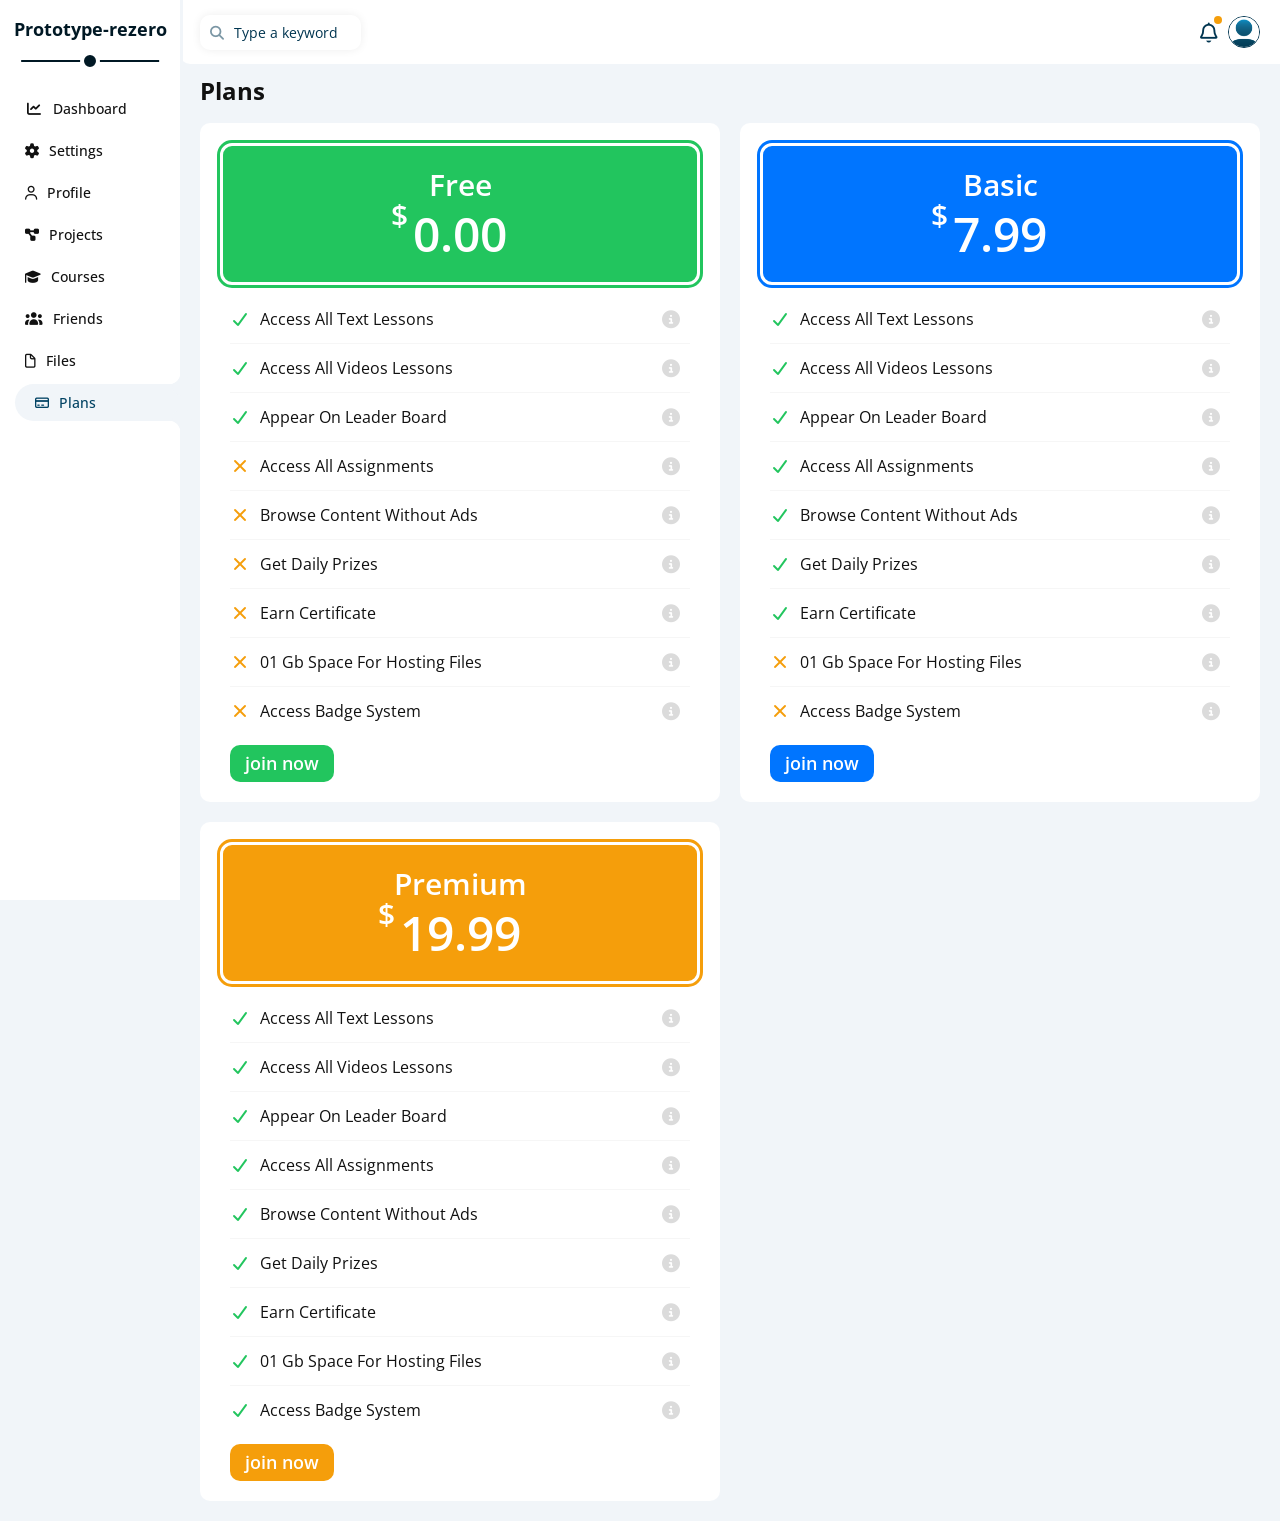
<file: plans.html>
<!DOCTYPE html>
<html lang="en">
<head>
    <meta charset="UTF-8">
    <meta name="viewport" content="width=device-width, initial-scale=1.0">
    <title>Plans</title>
    <!-- fontawesome -->
    <link rel="stylesheet" href="style/all.min.css">
    <!-- main stylesheet -->
    <link rel="stylesheet" href="style/template4style.css">
    <!-- framework -->
    <link rel="stylesheet" href="style/framework.css">
    <!-- fonts -->
    <link rel="preconnect" href="https://fonts.googleapis.com">
    <link rel="preconnect" href="https://fonts.gstatic.com" crossorigin>
    <link href="https://fonts.googleapis.com/css2?family=Cairo:slnt,wght@-11..11,200..1000&family=Open+Sans:ital,wght@0,300..800;1,300..800&family=Work+Sans:ital,wght@0,100..900;1,100..900&display=swap" rel="stylesheet">
</head>
    <body>
        <div class="main">
            <aside id="aside">
                <span>PR</span><h3>Prototype-rezero</h3>
                <ul>
                    <li class="trans">
                        <a href="index.html"><i class="fa-solid fa-chart-line fa-fw"></i><span>Dashboard</span></a>
                    </li>
                    <li class="trans">
                        <a href="settings.html"><i class="fas fa-gear"></i><span>Settings</span></a>
                    </li>
                    <li class="trans">                        
                        <a href="profile.html"><i class="far fa-user"></i><span>Profile</span></a>
                    </li>
                    <li class="trans">                        
                        <a href="projects.html"><i class="fas fa-diagram-project"></i><span>Projects</span></a>
                    </li>
                    <li class="trans">                        
                        <a href="courses.html"><i class="fas fa-graduation-cap"></i><span>Courses</span></a>
                    </li>
                    <li class="trans">                        
                        <a href="friends.html"><i class="fas fa-users"></i><span>Friends</span></a>
                    </li>
                    <li class="trans">
                        <a href="files.html"><i class="far fa-file"></i><span>Files</span></a>
                    </li>
                    <li class="active trans">
                        <a href="plans.html"><i class="far fa-credit-card"></i><span>Plans</span></a>
                    </li>
                </ul>
            </aside>
            <section class="plans flexd-c gap-15">
                <header>
                    <div class="search">
                        <i class="fas fa-search"></i>
                        <input type="text" placeholder="Type a keyword">
                    </div>
                    <div class="icons">
                        <i class="fa-regular fa-bell" ></i>
                        <span></span>
                        <img src="resources/user.png" alt="">
                    </div>
                </header>
                <h1>Plans</h1>
                <div class="wrapper">
                    <div class="plan">
                        <div class="price">
                            <p>Free</p>
                            <span>0.00</span>
                        </div>
                        <ul>
                            <li class="tt-c"><i class="fa-solid fa-check fa-fw yes"></i><span>access all text lessons</span> <i class="fa-solid fa-circle-info help"></i></li> 
                            <li class="tt-c"><i class="fa-solid fa-check fa-fw yes"></i><span>access all videos lessons</span> <i class="fa-solid fa-circle-info help"></i></li>
                            <li class="tt-c"><i class="fa-solid fa-check fa-fw yes"></i><span>appear on leader board</span> <i class="fa-solid fa-circle-info help"></i></li>
                            <li class="tt-c"><i class="fa-solid fa-xmark fa-fw non"></i><span>access all assignments</span> <i class="fa-solid fa-circle-info help"></i></li>
                            <li class="tt-c"><i class="fa-solid fa-xmark fa-fw non"></i><span>browse content without ads</span> <i class="fa-solid fa-circle-info help"></i></li>
                            <li class="tt-c"><i class="fa-solid fa-xmark fa-fw non"></i><span>get daily prizes</span> <i class="fa-solid fa-circle-info help"></i></li>
                            <li class="tt-c"><i class="fa-solid fa-xmark fa-fw non"></i><span>earn certificate</span> <i class="fa-solid fa-circle-info help"></i></li>
                            <li class="tt-c"><i class="fa-solid fa-xmark fa-fw non"></i><span>01 gb space for hosting files</span> <i class="fa-solid fa-circle-info help"></i></li>
                            <li class="tt-c"><i class="fa-solid fa-xmark fa-fw non"></i><span>access badge system</span> <i class="fa-solid fa-circle-info help"></i></li>
                        </ul>
                        <a href="#">join now</a>
                    </div>
                    <div class="plan">
                        <div class="price">
                            <p>Basic</p>
                            <span>7.99</span>
                        </div>
                        <ul>
                            <li class="tt-c"><i class="fa-solid fa-check fa-fw yes"></i><span>access all text lessons</span> <i class="fa-solid fa-circle-info help"></i></li> 
                            <li class="tt-c"><i class="fa-solid fa-check fa-fw yes"></i><span>access all videos lessons</span> <i class="fa-solid fa-circle-info help"></i></li>
                            <li class="tt-c"><i class="fa-solid fa-check fa-fw yes"></i><span>appear on leader board</span> <i class="fa-solid fa-circle-info help"></i></li>
                            <li class="tt-c"><i class="fa-solid fa-check fa-fw yes"></i><span>access all assignments</span> <i class="fa-solid fa-circle-info help"></i></li>
                            <li class="tt-c"><i class="fa-solid fa-check fa-fw yes"></i><span>browse content without ads</span> <i class="fa-solid fa-circle-info help"></i></li>
                            <li class="tt-c"><i class="fa-solid fa-check fa-fw yes"></i><span>get daily prizes</span> <i class="fa-solid fa-circle-info help"></i></li>
                            <li class="tt-c"><i class="fa-solid fa-check fa-fw yes"></i><span>earn certificate</span> <i class="fa-solid fa-circle-info help"></i></li>
                            <li class="tt-c"><i class="fa-solid fa-xmark fa-fw non"></i><span>01 gb space for hosting files</span> <i class="fa-solid fa-circle-info help"></i></li>
                            <li class="tt-c"><i class="fa-solid fa-xmark fa-fw non"></i><span>access badge system</span> <i class="fa-solid fa-circle-info help"></i></li>
                        </ul>
                        <a href="#">join now</a>
                    </div>
                    <div class="plan">
                        <div class="price">
                            <p>Premium</p>
                            <span>19.99</span>
                        </div>
                        <ul>
                            <li class="tt-c"><i class="fa-solid fa-check fa-fw yes"></i><span>access all text lessons</span> <i class="fa-solid fa-circle-info help"></i></li> 
                            <li class="tt-c"><i class="fa-solid fa-check fa-fw yes"></i><span>access all videos lessons</span> <i class="fa-solid fa-circle-info help"></i></li>
                            <li class="tt-c"><i class="fa-solid fa-check fa-fw yes"></i><span>appear on leader board</span> <i class="fa-solid fa-circle-info help"></i></li>
                            <li class="tt-c"><i class="fa-solid fa-check fa-fw yes"></i><span>access all assignments</span> <i class="fa-solid fa-circle-info help"></i></li>
                            <li class="tt-c"><i class="fa-solid fa-check fa-fw yes"></i><span>browse content without ads</span> <i class="fa-solid fa-circle-info help"></i></li>
                            <li class="tt-c"><i class="fa-solid fa-check fa-fw yes"></i><span>get daily prizes</span> <i class="fa-solid fa-circle-info help"></i></li>
                            <li class="tt-c"><i class="fa-solid fa-check fa-fw yes"></i><span>earn certificate</span> <i class="fa-solid fa-circle-info help"></i></li>
                            <li class="tt-c"><i class="fa-solid fa-check fa-fw yes"></i><span>01 gb space for hosting files</span> <i class="fa-solid fa-circle-info help"></i></li>
                            <li class="tt-c"><i class="fa-solid fa-check fa-fw yes"></i><span>access badge system</span> <i class="fa-solid fa-circle-info help"></i></li>
                        </ul>
                        <a href="#">join now</a>
                    </div>
                </div>
            </section>
        </div>
        <button class="btnaside" id="btnaside"><i class="fa-solid fa-bars"></i></button>
        <script>
            const aside = document.getElementById('aside');
            const btnaside = document.getElementById('btnaside');


            // openBtn.addEventListener('click', () => {
            // sidebar.classList.add('active');
            // });

            // closeBtn.addEventListener('click', () => {
            // sidebar.classList.remove('active');
            // });

            btnaside.addEventListener('click', () => {
            aside.classList.toggle('active');
});
        </script>
    </body>
</html>
</file>
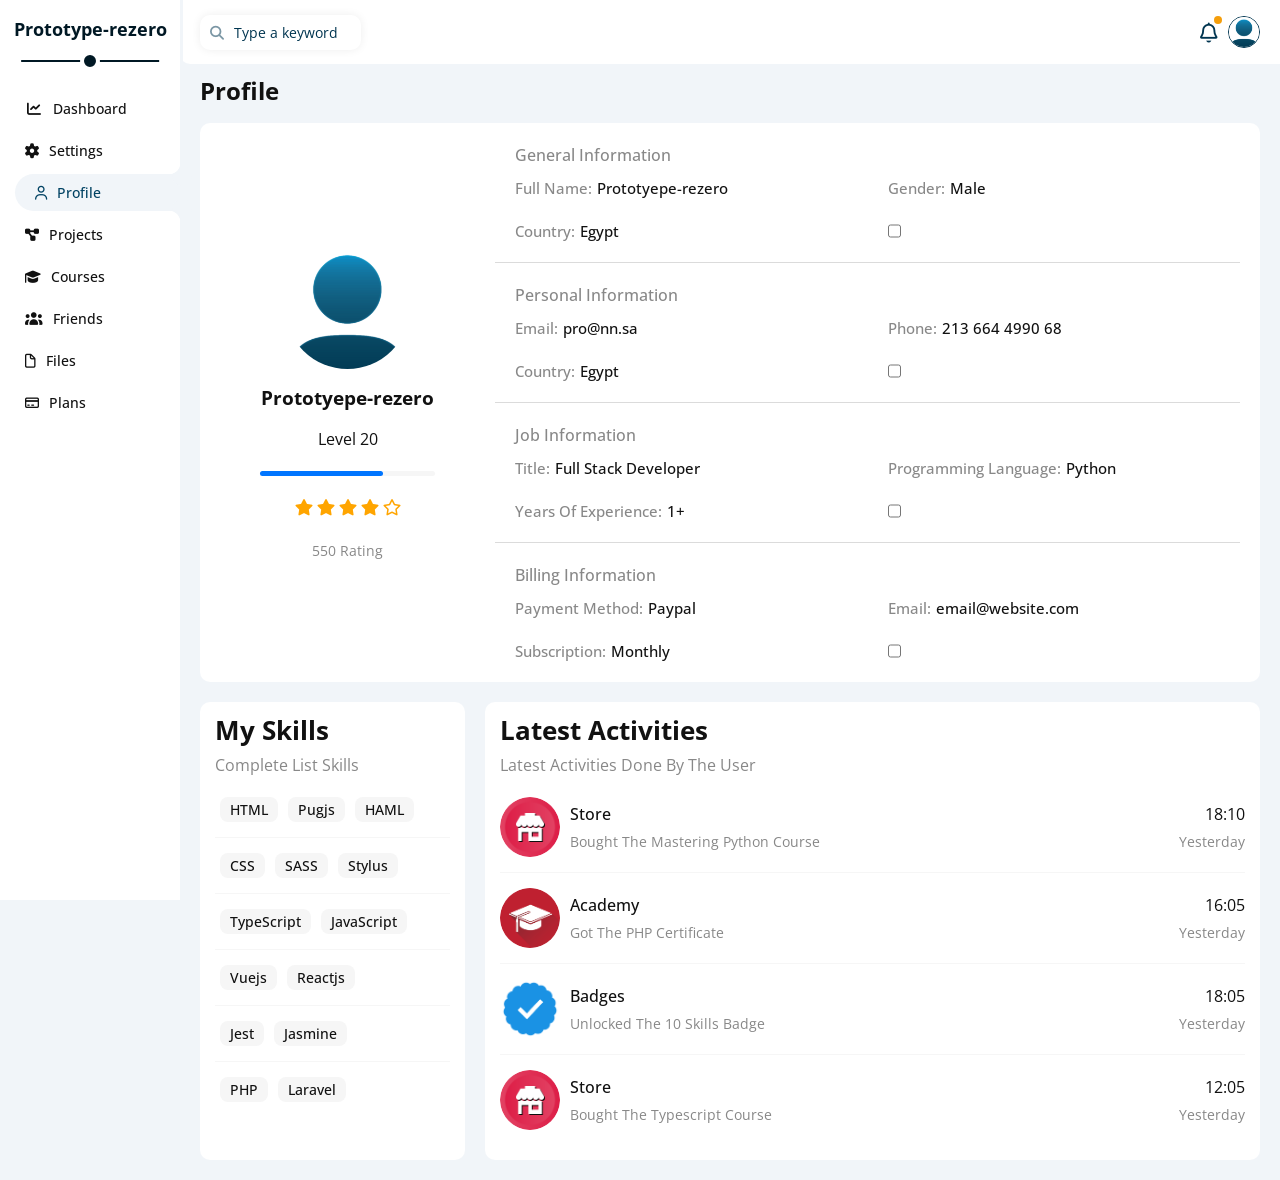
<file: profile.html>
<!DOCTYPE html>
<html lang="en">
<head>
    <meta charset="UTF-8">
    <meta name="viewport" content="width=device-width, initial-scale=1.0">
    <title>Profile</title>
    <!-- fontawesome -->
    <link rel="stylesheet" href="style/all.min.css">
    <!-- main stylesheet -->
    <link rel="stylesheet" href="style/template4style.css">
    <!-- framework -->
    <link rel="stylesheet" href="style/framework.css">
    <!-- fonts -->
    <link rel="preconnect" href="https://fonts.googleapis.com">
    <link rel="preconnect" href="https://fonts.gstatic.com" crossorigin>
    <link href="https://fonts.googleapis.com/css2?family=Cairo:slnt,wght@-11..11,200..1000&family=Open+Sans:ital,wght@0,300..800;1,300..800&family=Work+Sans:ital,wght@0,100..900;1,100..900&display=swap" rel="stylesheet">
</head>
    <body>
        <div class="main">
            <aside id="aside">
                <span>PR</span><h3>Prototype-rezero</h3>
                <ul>
                    <li class="trans">
                        <a href="index.html"><i class="fa-solid fa-chart-line fa-fw"></i><span>Dashboard</span></a>
                    </li>
                    <li class="trans">
                        <a href="settings.html"><i class="fas fa-gear"></i><span>Settings</span></a>
                    </li>
                    <li class="active trans">                        
                        <a href="profile.html"><i class="far fa-user"></i><span>Profile</span></a>
                    </li>
                    <li class="trans">                        
                        <a href="projects.html"><i class="fas fa-diagram-project"></i><span>Projects</span></a>
                    </li>
                    <li class="trans">                        
                        <a href="courses.html"><i class="fas fa-graduation-cap"></i><span>Courses</span></a>
                    </li>
                    <li class="trans">                        
                        <a href="friends.html"><i class="fas fa-users"></i><span>Friends</span></a>
                    </li>
                    <li class="trans">
                        <a href="files.html"><i class="far fa-file"></i><span>Files</span></a>
                    </li>
                    <li class="trans">
                        <a href="plans.html"><i class="far fa-credit-card"></i><span>Plans</span></a>
                    </li>
                </ul>
            </aside>
            <section class="profile flexd-c gap-15">
                <header>
                    <div class="search">
                        <i class="fas fa-search"></i>
                        <input type="text" placeholder="Type a keyword">
                    </div>
                    <div class="icons">
                        <i class="fa-regular fa-bell" ></i>
                        <span></span>
                        <img src="resources/user.png" alt="">
                    </div>
                </header>
                <h1>Profile</h1>
                    <div class="box prof d-flex-ac">
                        <div class="img flexd-c gap-10 align-center">
                            <img src="resources/user.png" alt="">
                            <h3>Prototyepe-rezero</h3>
                            <p>Level 20</p>
                            <span style="display: block;"></span>
                            <div class="rate">
                                <i class="fas fa-star"></i>
                                <i class="fas fa-star"></i>
                                <i class="fas fa-star"></i>
                                <i class="fas fa-star"></i>
                                <i class="far fa-star"></i>
                            </div>
                            <p class="fs-14 c-grey">550 Rating </p>
                        </div>
                        <div class="informations">
                            <div class="line">
                                <p>General Information</p>
                                <div class="info">
                                    <div class="content">
                                        <p>Full Name:</p>
                                        <span>Prototyepe-rezero</span>
                                    </div>
                                    <div class="content">
                                        <p>Gender:</p>
                                        <span>Male</span>
                                    </div>
                                    <div class="content">
                                        <p>Country:</p>
                                        <span>Egypt</span>
                                    </div>
                                    <div class="content">
                                    <input type="checkbox">
                                    </div>
                                </div>
                            </div>
                            <div class="line">
                                <p>Personal Information</p>
                                <div class="info">
                                    <div class="content">
                                        <p>Email:</p>
                                        <span>pro@nn.sa</span>
                                    </div>
                                    <div class="content">
                                        <p>Phone:</p>
                                        <span>213 664 4990 68</span>
                                    </div>
                                    <div class="content">
                                        <p>Country:</p>
                                        <span>Egypt</span>
                                    </div>
                                    <div class="content">
                                    <input type="checkbox">
                                    </div>
                                </div>
                            </div>
                            <div class="line">
                                <p>Job Information</p>
                                <div class="info">
                                    <div class="content">
                                        <p>Title:</p>
                                        <span>Full Stack Developer</span>
                                    </div>
                                    <div class="content">
                                        <p>Programming Language:</p>
                                        <span>Python</span>
                                    </div>
                                    <div class="content">
                                        <p>Years Of Experience:</p>
                                        <span>1+</span>
                                    </div>
                                    <div class="content">
                                    <input type="checkbox">
                                    </div>
                                </div>
                            </div>
                            <div class="line">
                                <p>Billing Information</p>
                                <div class="info">
                                    <div class="content">
                                        <p>Payment Method:</p>
                                        <span>Paypal</span>
                                    </div>
                                    <div class="content">
                                        <p>Email:</p>
                                        <span>email@website.com</span>
                                    </div>
                                    <div class="content">
                                        <p>Subscription:</p>
                                        <span>Monthly</span>
                                    </div>
                                    <div class="content">
                                    <input type="checkbox">
                                    </div>
                                </div>
                            </div>
                        </div>
                    </div>
                <div class="container d-flex gap-20 mt-5 mb-20">
                    <div class="box skills flexd-c gap-15">
                        <div class="info flexd-c gap-10">
                            <h3 class="fs-26">My Skills</h3>
                            <p class="c-grey">Complete List Skills</p>
                        </div>
                        <div class="skillsholder">
                            <ul>
                                <li><span>HTML</span><span>Pugjs</span><span>HAML</span></li>
                                <li><span>CSS</span><span>SASS</span><span>Stylus</span></li>
                                <li><span>TypeScript</span><span>JavaScript</span></li>
                                <li><span>Vuejs</span><span>Reactjs</span></li>
                                <li><span>Jest</span><span>Jasmine</span></li>
                                <li><span>PHP</span><span>Laravel</span></li>
                            </ul>
                        </div>
                    </div>
                    <div class="box activities flexd-c gap-15">
                        <div class="info flexd-c gap-10">
                            <h3 class="fs-26">Latest Activities</h3>
                            <p class="c-grey">Latest Activities Done By The User</p>
                        </div>
                        <div class="actsholder">
                            <div class="act">
                                <img src="resources/activity-01.png" alt="">
                                <div class="content">
                                    <p>Store</p>
                                    <span>Bought The Mastering Python Course</span>
                                </div>
                                <div class="date">
                                    <span>18:10</span>
                                    <span>Yesterday</span>
                                </div>
                            </div>
                            <div class="act">
                                <img src="resources/activity-02.png" alt="">
                                <div class="content">
                                    <p>Academy</p>
                                    <span>Got The PHP Certificate</span>
                                </div>
                                <div class="date">
                                    <span>16:05</span>
                                    <span>Yesterday</span>
                                </div>
                            </div>
                            <div class="act">
                                <img src="resources/activity-03.png" alt="">
                                <div class="content">
                                    <p>Badges</p>
                                    <span>Unlocked The 10 Skills Badge</span>
                                </div>
                                <div class="date">
                                    <span>18:05</span>
                                    <span>Yesterday</span>
                                </div>
                            </div>
                            <div class="act">
                                <img src="resources/activity-01.png" alt="">
                                <div class="content">
                                    <p>Store</p>
                                    <span>Bought The Typescript Course</span>
                                </div>
                                <div class="date">
                                    <span>12:05</span>
                                    <span>Yesterday</span>
                                </div>
                            </div>
                        </div>
                    </div>
                </div>
            </section>
        </div>
        <button class="btnaside" id="btnaside"><i class="fa-solid fa-bars"></i></button>
        <script>
            const aside = document.getElementById('aside');
            const btnaside = document.getElementById('btnaside');


            // openBtn.addEventListener('click', () => {
            // sidebar.classList.add('active');
            // });

            // closeBtn.addEventListener('click', () => {
            // sidebar.classList.remove('active');
            // });

            btnaside.addEventListener('click', () => {
            aside.classList.toggle('active');
});
        </script>
    </body>
</html>
</file>
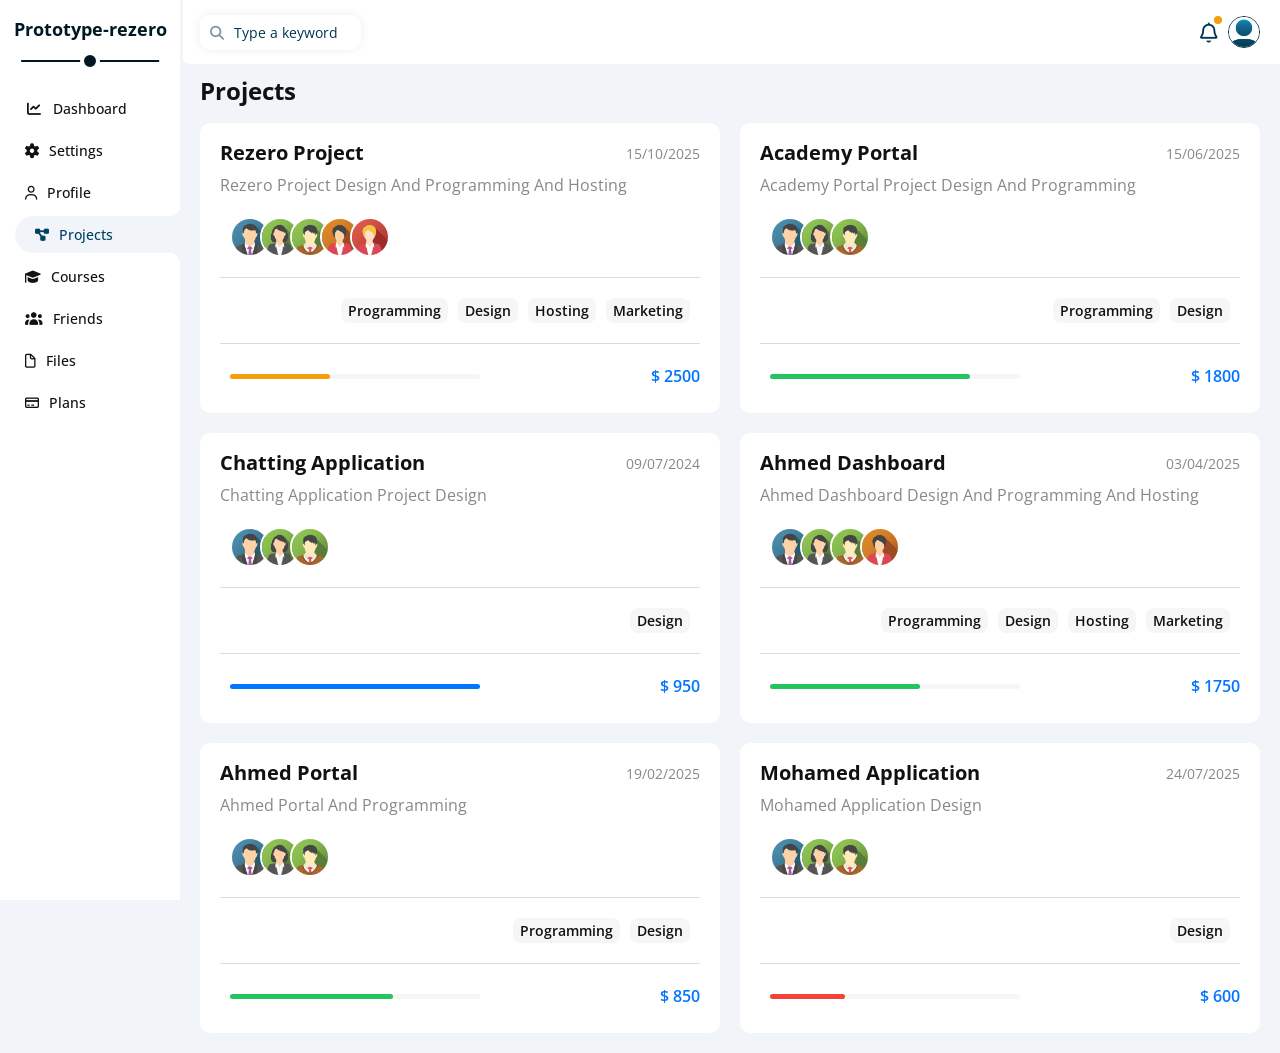
<file: projects.html>
<!DOCTYPE html>
<html lang="en">
<head>
    <meta charset="UTF-8">
    <meta name="viewport" content="width=device-width, initial-scale=1.0">
    <title>Projects</title>
    <!-- fontawesome -->
    <link rel="stylesheet" href="style/all.min.css">
    <!-- main stylesheet -->
    <link rel="stylesheet" href="style/template4style.css">
    <!-- framework -->
    <link rel="stylesheet" href="style/framework.css">
    <!-- fonts -->
    <link rel="preconnect" href="https://fonts.googleapis.com">
    <link rel="preconnect" href="https://fonts.gstatic.com" crossorigin>
    <link href="https://fonts.googleapis.com/css2?family=Cairo:slnt,wght@-11..11,200..1000&family=Open+Sans:ital,wght@0,300..800;1,300..800&family=Work+Sans:ital,wght@0,100..900;1,100..900&display=swap" rel="stylesheet">
</head>
    <body>
        <div class="main">
            <aside id="aside">
                <span>PR</span><h3>Prototype-rezero</h3>
                <ul>
                    <li class="trans">
                        <a href="index.html"><i class="fa-solid fa-chart-line fa-fw"></i><span>Dashboard</span></a>
                    </li>
                    <li class="trans">
                        <a href="settings.html"><i class="fas fa-gear"></i><span>Settings</span></a>
                    </li>
                    <li class="trans">                        
                        <a href="profile.html"><i class="far fa-user"></i><span>Profile</span></a>
                    </li>
                    <li class="active trans">                        
                        <a href="projects.html"><i class="fas fa-diagram-project"></i><span>Projects</span></a>
                    </li>
                    <li class="trans">                        
                        <a href="courses.html"><i class="fas fa-graduation-cap"></i><span>Courses</span></a>
                    </li>
                    <li class="trans">                        
                        <a href="friends.html"><i class="fas fa-users"></i><span>Friends</span></a>
                    </li>
                    <li class="trans">
                        <a href="files.html"><i class="far fa-file"></i><span>Files</span></a>
                    </li>
                    <li class="trans">
                        <a href="plans.html"><i class="far fa-credit-card"></i><span>Plans</span></a>
                    </li>
                </ul>
            </aside>
            <section class="projects flexd-c gap-15">
                <header>
                    <div class="search">
                        <i class="fas fa-search"></i>
                        <input type="text" placeholder="Type a keyword">
                    </div>
                    <div class="icons">
                        <i class="fa-regular fa-bell" ></i>
                        <span></span>
                        <img src="resources/user.png" alt="">
                    </div>
                </header>
                <h1>Projects</h1>
                <div class="wrapper">
                    <div class="box">
                        <span>15/10/2025</span>
                        <div class="info">
                            <h3 class="tt-c">Rezero Project</h3>
                            <p class="tt-c">Rezero Project Design And Programming And Hosting</p>
                        </div>
                        <div class="team">
                            <a href="#"><img src="resources/team-01.png" alt="" /></a>
                            <a href="#"><img src="resources/team-02.png" alt="" /></a>
                            <a href="#"><img src="resources/team-03.png" alt="" /></a>
                            <a href="#"><img src="resources/team-04.png" alt="" /></a>
                            <a href="#"><img src="resources/team-05.png" alt="" /></a>
                        </div>
                        <ul>
                            <li>Programming</li>
                            <li>Design</li>
                            <li>Hosting</li>
                            <li>Marketing</li>
                        </ul>
                        <div class="price">
                            <span></span>
                            <span>$ 2500</span>
                        </div>
                    </div>
                    <div class="box">
                        <span>15/06/2025</span>
                        <div class="info">
                            <h3 class="tt-c">academy portal</h3>
                            <p class="tt-c">academy portal Project Design And Programming</p>
                        </div>
                        <div class="team">
                            <a href="#"><img src="resources/team-01.png" alt="" /></a>
                            <a href="#"><img src="resources/team-02.png" alt="" /></a>
                            <a href="#"><img src="resources/team-03.png" alt="" /></a>
                        </div>
                        <ul>
                            <li>Programming</li>
                            <li>Design</li>
                        </ul>
                        <div class="price">
                            <span></span>
                            <span>$ 1800</span>
                        </div>
                    </div>
                    <div class="box">
                        <span>09/07/2024</span>
                        <div class="info">
                            <h3 class="tt-c">chatting application</h3>
                            <p class="tt-c">chatting application Project Design</p>
                        </div>
                        <div class="team">
                            <a href="#"><img src="resources/team-01.png" alt="" /></a>
                            <a href="#"><img src="resources/team-02.png" alt="" /></a>
                            <a href="#"><img src="resources/team-03.png" alt="" /></a>
                        </div>
                        <ul>
                            <li>Design</li>
                        </ul>
                        <div class="price">
                            <span></span>
                            <span>$ 950</span>
                        </div>
                    </div>
                    <div class="box">
                        <span>03/04/2025</span>
                        <div class="info">
                            <h3 class="tt-c">ahmed dashboard</h3>
                            <p class="tt-c">ahmed dashboard Design And Programming And Hosting</p>
                        </div>
                        <div class="team">
                            <a href="#"><img src="resources/team-01.png" alt="" /></a>
                            <a href="#"><img src="resources/team-02.png" alt="" /></a>
                            <a href="#"><img src="resources/team-03.png" alt="" /></a>
                            <a href="#"><img src="resources/team-04.png" alt="" /></a>
                        </div>
                        <ul>
                            <li>Programming</li>
                            <li>Design</li>
                            <li>Hosting</li>
                            <li>Marketing</li>
                        </ul>
                        <div class="price">
                            <span></span>
                            <span>$ 1750</span>
                        </div>
                    </div>
                    <div class="box">
                        <span>19/02/2025</span>
                        <div class="info">
                            <h3 class="tt-c">ahmed portal</h3>
                            <p class="tt-c">ahmed portal And Programming</p>
                        </div>
                        <div class="team">
                            <a href="#"><img src="resources/team-01.png" alt="" /></a>
                            <a href="#"><img src="resources/team-02.png" alt="" /></a>
                            <a href="#"><img src="resources/team-03.png" alt="" /></a>
                        </div>
                        <ul>
                            <li>Programming</li>
                            <li>Design</li>
                        </ul>
                        <div class="price">
                            <span></span>
                            <span>$ 850</span>
                        </div>
                    </div>
                    <div class="box">
                        <span>24/07/2025</span>
                        <div class="info">
                            <h3 class="tt-c">mohamed application</h3>
                            <p class="tt-c">mohamed application Design</p>
                        </div>
                        <div class="team">
                            <a href="#"><img src="resources/team-01.png" alt="" /></a>
                            <a href="#"><img src="resources/team-02.png" alt="" /></a>
                            <a href="#"><img src="resources/team-03.png" alt="" /></a>
                        </div>
                        <ul>
                            <li>Design</li>
                        </ul>
                        <div class="price">
                            <span></span>
                            <span>$ 600</span>
                        </div>
                    </div>
                </div>
            </section>
        </div>
        <button class="btnaside" id="btnaside"><i class="fa-solid fa-bars"></i></button>
        <script>
            const aside = document.getElementById('aside');
            const btnaside = document.getElementById('btnaside');


            // openBtn.addEventListener('click', () => {
            // sidebar.classList.add('active');
            // });

            // closeBtn.addEventListener('click', () => {
            // sidebar.classList.remove('active');
            // });

            btnaside.addEventListener('click', () => {
            aside.classList.toggle('active');
});
        </script>
    </body>
</html>
</file>
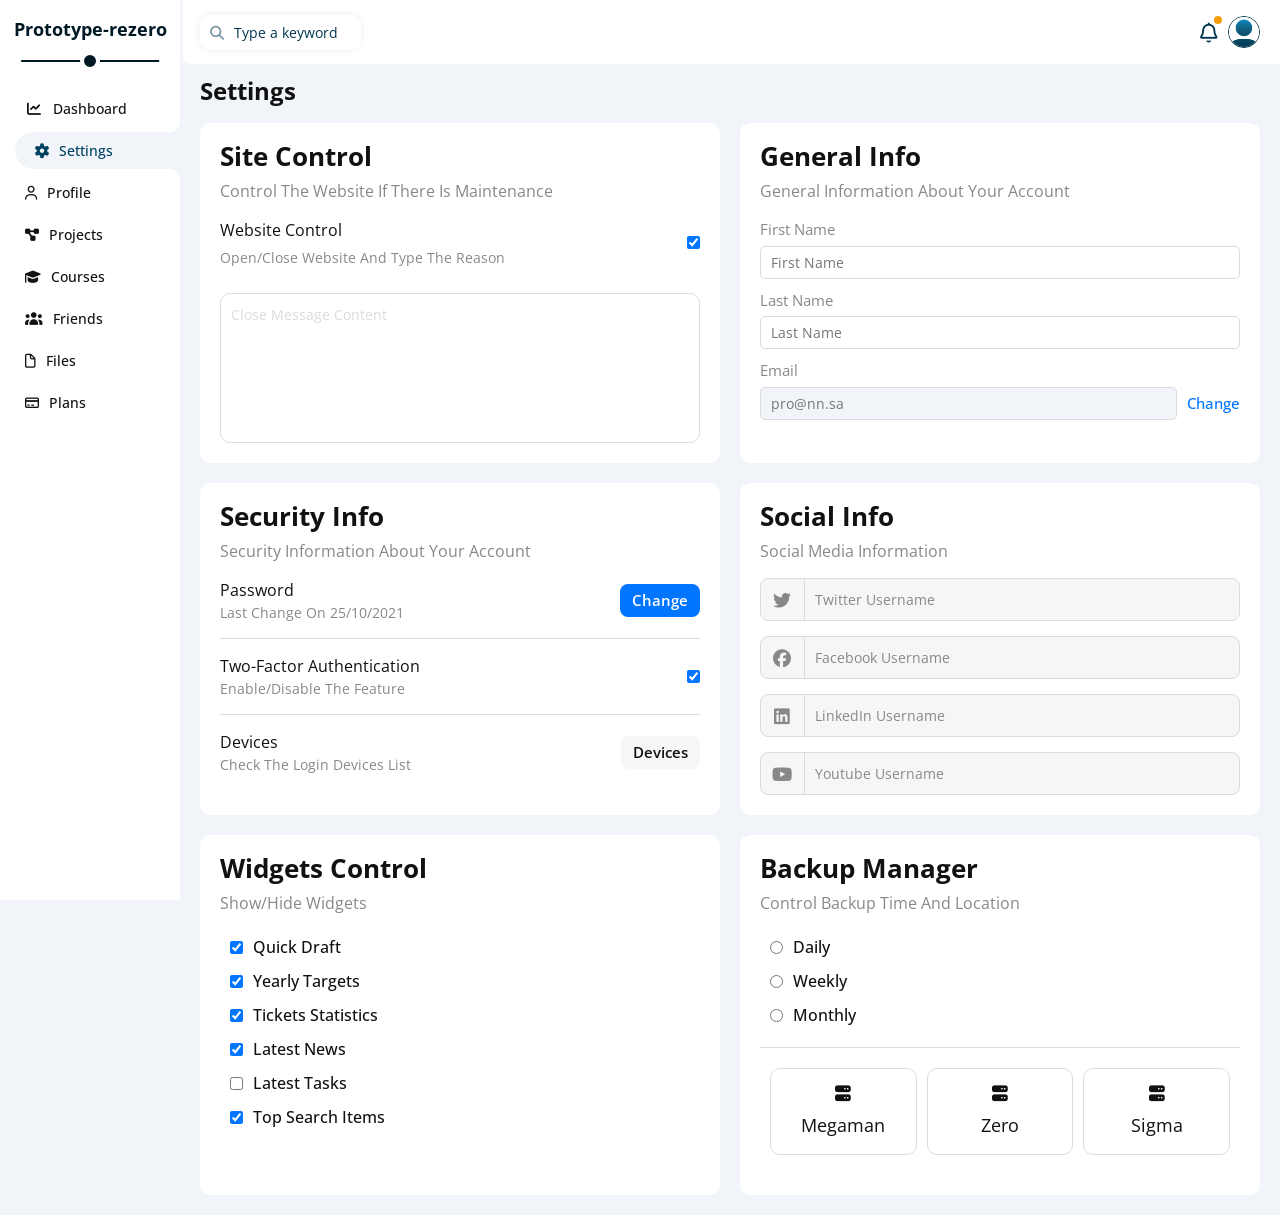
<file: settings.html>
<!DOCTYPE html>
<html lang="en">
<head>
    <meta charset="UTF-8">
    <meta name="viewport" content="width=device-width, initial-scale=1.0">
    <title>Settings</title>
    <!-- fontawesome -->
    <link rel="stylesheet" href="style/all.min.css">
    <!-- main stylesheet -->
    <link rel="stylesheet" href="style/template4style.css">
    <!-- framework -->
    <link rel="stylesheet" href="style/framework.css">
    <!-- fonts -->
    <link rel="preconnect" href="https://fonts.googleapis.com">
    <link rel="preconnect" href="https://fonts.gstatic.com" crossorigin>
    <link href="https://fonts.googleapis.com/css2?family=Cairo:slnt,wght@-11..11,200..1000&family=Open+Sans:ital,wght@0,300..800;1,300..800&family=Work+Sans:ital,wght@0,100..900;1,100..900&display=swap" rel="stylesheet">
</head>
    <body>
        <div class="main">
            <aside id="aside">
                <span>PR</span><h3>Prototype-rezero</h3>
                <ul>
                    <li class="trans">
                        <a href="index.html"><i class="fa-solid fa-chart-line fa-fw"></i><span>Dashboard</span></a>
                    </li>
                    <li class="active trans">
                        <a href="settings.html"><i class="fas fa-gear"></i><span>Settings</span></a>
                    </li>
                    <li class="trans">                        
                        <a href="profile.html"><i class="far fa-user"></i><span>Profile</span></a>
                    </li>
                    <li class="trans">                        
                        <a href="projects.html"><i class="fas fa-diagram-project"></i><span>Projects</span></a>
                    </li>
                    <li class="trans">                        
                        <a href="courses.html"><i class="fas fa-graduation-cap"></i><span>Courses</span></a>
                    </li>
                    <li class="trans">                        
                        <a href="friends.html"><i class="fas fa-users"></i><span>Friends</span></a>
                    </li>
                    <li class="trans">
                        <a href="files.html"><i class="far fa-file"></i><span>Files</span></a>
                    </li>
                    <li class="trans">
                        <a href="plans.html"><i class="far fa-credit-card"></i><span>Plans</span></a>
                    </li>
                </ul>
            </aside>
            <section class="settings flexd-c gap-15">
                <header>
                    <div class="search">
                        <i class="fas fa-search"></i>
                        <input type="text" placeholder="Type a keyword">
                    </div>
                    <div class="icons">
                        <i class="fa-regular fa-bell" ></i>
                        <span></span>
                        <img src="resources/user.png" alt="">
                    </div>
                </header>
                <h1>Settings</h1>
                <div class="wrapper p-20">
                    <div class="box control flexd-c gap-15">
                        <div class="info flexd-c gap-10">
                            <h3 class="fs-26">Site Control</h3>
                            <p class="c-grey">Control The Website If There Is Maintenance</p>
                        </div>
                        <div class="checkdiv d-flex align-center">
                            <div class="information">
                                <label class="">Website Control</label>
                                <p class="fs-14 c-grey mt-5">Open/Close Website And Type The Reason</p>
                            </div>
                            <div class="togglediv ml-auto">
                                <label>
                                    <input class="toggle-checkbox" type="checkbox" checked />
                                    <div class="toggle-switch"></div>
                                </label>
                            </div>
                        </div>
                        <textarea class="mt-10" id="" placeholder="Close Message Content"></textarea>
                    </div>
                    <div class="box general flexd-c gap-15">
                        <div class="info flexd-c gap-10">
                            <h3 class="fs-26">General Info</h3>
                            <p class="c-grey">General Information About Your Account</p>
                        </div>
                        <form action="" class="flexd-c">
                            <label for="">First Name</label>
                            <input type="text" placeholder="First Name" class="mb-20">
                            <label for="">Last Name</label>
                            <input type="text" placeholder="Last Name" class="mb-20">
                            <label for="">Email</label>
                            <div class="d-flex gap-10 align-center">
                            <input type="email" placeholder="pro@nn.sa" disabled>
                            <span class="fw-bold">Change</span>
                            </div>
                        </form>
                    </div>
                    <div class="box security flexd-c gap-15">
                        <div class="info flexd-c gap-10">
                            <h3 class="fs-26">Security Info</h3>
                            <p class="c-grey">Security Information About Your Account</p>
                        </div>
                        <div class="securecontrol flexd-c">
                            <div class="pass d-flex align-center">
                                <div class="div flexd-c gap-5">
                                    <p>Password</p>
                                    <p class="c-grey fs-14">Last Change On 25/10/2021</p>
                                </div>
                                <a href="#" class="ml-auto">Change</a>
                            </div>
                            <div class="2fa d-flex align-center">
                                <div class="div flexd-c gap-5">
                                    <p>Two-Factor Authentication</p>
                                    <p class="c-grey fs-14">Enable/Disable The Feature</p>
                                </div>
                                <label class="ml-auto">
                                    <input class="toggle-checkbox" type="checkbox" checked/>
                                    <!-- <div class="toggle-switch"></div> -->
                                </label>
                            </div>
                            <div class="devices d-flex align-center">
                                <div class="div flexd-c gap-5">
                                    <p>Devices</p>
                                    <p class="c-grey fs-14">Check The Login Devices List</p>
                                </div>
                                <a href="#" class="ml-auto">Devices</a>
                            </div>
                        </div>
                    </div>
                    <div class="box social flexd-c gap-15">
                        <div class="info flexd-c gap-10">
                            <h3 class="fs-26">Social Info</h3>
                            <p class="c-grey">Social Media Information</p>
                        </div>
                        <form action="">
                        <ul class="flexd-c gap-15">
                            <li>
                                <i class="fab fa-twitter"></i>
                                <input type="text" placeholder="Twitter Username">
                            </li>
                            <li>
                                <i class="fab fa-facebook"></i>
                                <input type="text" placeholder="Facebook Username">
                            </li>
                            <li>
                                <i class="fab fa-linkedin"></i>
                                <input type="text" placeholder="LinkedIn Username">
                            </li>
                            <li>
                                <i class="fab fa-youtube"></i>
                                <input type="text" placeholder="Youtube Username">
                            </li>
                        </ul>
                        </form>
                    </div>
                    <div class="box widgets flexd-c gap-10">
                        <div class="info flexd-c gap-10">
                            <h3 class="fs-26">Widgets Control</h3>
                            <p class="c-grey">Show/Hide Widgets</p>
                        </div>
                        <form action="" class="p-10">
                        <ul class="flexd-c gap-10">
                            <li><input type="checkbox" checked><label for="">Quick Draft</label></li>
                            <li><input type="checkbox" checked><label for="">Yearly Targets</label></li>
                            <li><input type="checkbox" checked><label for="">Tickets Statistics</label></li>
                            <li><input type="checkbox" checked><label for="">Latest News</label></li>
                            <li><input type="checkbox"><label for="">Latest Tasks</label></li>
                            <li><input type="checkbox" checked><label for="">Top Search Items</label></li>
                        </ul>
                        </form>
                    </div>
                    <div class="box backup flexd-c gap-10">
                        <div class="info flexd-c gap-10">
                            <h3 class="fs-26">Backup Manager</h3>
                            <p class="c-grey">Control Backup Time And Location</p>
                        </div>
                        <div class="holder flexd-c gap-10">
                            <form action="" class="p-10">
                            <ul class="flexd-c gap-10">
                                <li><input type="radio" ><label for="">Daily</label></li>
                                <li><input type="radio" ><label for="">Weekly</label></li>
                                <li><input type="radio" ><label for="">Monthly</label></li>
                            </ul>
                            </form>
                            <div class="cards d-flex-jc gap-10">
                                <div class="card">
                                    <i class="fas fa-server"></i>
                                    <p>Megaman</p>
                                </div>
                                <div class="card">
                                    <i class="fas fa-server"></i>
                                    <p>Zero</p>
                                </div>
                                <div class="card">
                                    <i class="fas fa-server"></i>
                                    <p>Sigma</p>
                                </div>
                            </div>
                        </div>
                    </div>
                </div>
            </section>
        </div>
        <button class="btnaside" id="btnaside"><i class="fa-solid fa-bars"></i></button>
        <script>
            const aside = document.getElementById('aside');
            const btnaside = document.getElementById('btnaside');


            // openBtn.addEventListener('click', () => {
            // sidebar.classList.add('active');
            // });

            // closeBtn.addEventListener('click', () => {
            // sidebar.classList.remove('active');
            // });

            btnaside.addEventListener('click', () => {
            aside.classList.toggle('active');
});
        </script>
    </body>
</html>
</file>
<file: style/template4style.css>
/* global rules  */
:root {
  --blue-color: #0075ff;
  --blue-alt-color: #0d69d5;
  --orange-color: #f59e0b;
  --green-color: #22c55e;
  --red-color: #f44336;
  --grey-color: #888;
  --lightblue-grey: #f1f5f9;
  --light-grey: #f6f6f6;
  --bitdarker-grey: #dbdbdb;
}

*, *::before, *::after {
    -webkit-box-sizing: border-box;
    -moz-box-sizing: border-box;
    box-sizing: border-box;
    padding: 0;
    margin: 0;
    text-decoration: none;
    border: none;
    outline: none;
}
::-webkit-scrollbar {
    width: 10px;
}
::-webkit-scrollbar-track {
    background-color: rgba(0, 29, 43, 0.25);
}
::-webkit-scrollbar-thumb {
    background-color: rgb(0, 24, 36);
    border-radius: 5px;
}
html {
    scroll-behavior: smooth;
}

body {
    line-height: 1.5;
    min-height: 100vh;
    font-family: "open sans", sans-serif;
    color: #111;
    background-color: var(--lightblue-grey);
}

ul, ol {
    list-style: none;
}

img, video, canvas, svg {
    display: block;
    max-width: 100%;
}

input, button, textarea, select {
    font: inherit;
}

h1, h2, h3, h4, h5, h6 {
    line-height: 1;  
}

/* end global rules   */

/* main */
.main {
    display: flex;
    gap: 0;
    align-items: flex-start;
    position: relative;
}
.btnaside {
    bottom: 30px;
    right: 30px;
    font-size: 20px;
    color: rgb(0, 66, 99);
    display: none;
    background-color: var(--light-grey);
    padding: 10px;
    border-radius: 50%;
    cursor: pointer;
    width: 40px;
    height: 40px;
    text-align: center;
    line-height: 1;
    box-shadow: 0 0 20px #eee;
    z-index: 999;
}
@media (width <= 576px) {
    .overlay {
        position: fixed;
        top: 0;
        left: 0;
        width: 100vw;
        height: 100vh;
        background-color: rgba(0, 0, 0, 0.01);
        backdrop-filter: blur(2px);
        z-index: 998;
        visibility: hidden;
        opacity: 0;
        transition: 0.3s;
    }
    .btnaside {
        display: block;
        position: fixed;
    }
    .overlay.show {
        visibility: visible;
        opacity: 1;
    }
}
/* end main */

/* aside */
aside {
    position: sticky;
    width: 180px;
    left: 0;
    top: 0;
    min-height: 100vh;
    background-color: white;
    display: flex;
    flex-direction: column;
    gap: 52px;
    padding: 20px 0;
    /* box-shadow: 0 10px 20px #ccc; */
    z-index: 999;
    transition: 0.3s;
}
aside::after {
    content: "";
    position: absolute;
    width: 3px;
    z-index: 1;
    height: 68px;
    background-color: var(--lightblue-grey);
    right: -3px;
    opacity: 1;
    top: 0;
}
aside h3, aside > span {
    font-weight: bold;
    font-size: 18px;
    position: relative;
    margin: 0 auto;
    transition: 0.3s;
    color: rgb(0, 24, 36);
    text-align: center;
}
aside > span {
    display: none;
}
aside h3::before  {
    content: "";
    position: absolute;
    left: 0;
    bottom: -24px;
    width: 90%;
    left: 50%;
    transform: translateX(-50%);
    height: 2px;
    background-color: rgb(0, 24, 36);
}
aside h3::after  {
    content: "";
    position: absolute;
    left: 50%;
    transform: translateX(-50%);
    bottom: -33px;
    width: 20px;
    height: 20px;
    border: 4px solid white;
    border-radius: 50%;
    background-color: rgb(0, 24, 36);
}
@media (width <= 768px) {
    aside h3 {
        display: none;
    }
    aside > span {
        display: block;
        line-height: 1;
    }
}
aside ul {
    display: flex;
    flex-direction: column;
    gap: 5px;
    padding-left: 15px;
    padding-right: 0;
}
aside ul li {
    padding: 0 8px;
    font-size: 14px;
    padding-left: 10px;
    border-radius: 20px;
    border-top-right-radius: 0;
    border-bottom-right-radius: 0;
    cursor: pointer;
}
aside ul li a, aside ul li i {
    color: #111;
}
aside ul li a {
    font-weight: 500;
    transition: 0.3s;
    width: 100%;
    display: block;
    padding: 8px 0;
}
aside ul li i{
    margin-right: 10px;
}
aside ul li.active {
    padding-left: 20px;
    background-color: var(--lightblue-grey);
    position: relative;
}
aside ul li.active a, aside ul li.active i {
    color: rgb(0, 66, 99);
}
@media (width <= 768px) {
    aside {
        width: 60px;
        padding: 20px 10px 20px 10px;
        gap: 20px;
    }
    aside ul{
        padding-left: 0;
        padding-right: 0;
    }
    aside ul li {
        border-radius: 50%;
        width: 40px;
        height: 40px;
        display: flex;
        align-items: center;
        justify-content: center;
        padding: 0;
    }
    aside ul li a span {
        display: none;
    }
    aside ul li a {
        text-align: center;
    }
    aside ul li a i {
        margin: 0;
    }
    aside ul li.active {
    padding-left: 0;
}
}
@media (width <= 576px) {
    .main {
        position: relative;
    }
    aside {
        position: absolute;
        left: -60px;
        transition: 0.3s;
    }
    aside.active {
        position: fixed;
        left: 0;
    }
    aside::after{
        display: none;
    }

}
@media (width >= 769px) {
aside ul li.active::before{
    content: "";
    position: absolute;
    width: 20px;
    height: 20px;
    background-color: rgba(255, 0, 0, 0);
    border-radius: 50%;
    right: 0;
    top: -20px;
    box-shadow: 12px 12px 0 0 var(--lightblue-grey);
}
aside ul li.active::after{
    content: "";
    position: absolute;
    width: 20px;
    height: 20px;
    background-color: rgba(255, 0, 0, 0);
    border-radius: 50%;
    right: 0;
    bottom: -20px;
    box-shadow: 12px -12px 0 0 var(--lightblue-grey);
}
aside ul li:not(.active):hover {
    padding-left: 20px;
}
}

/* end  aside */

section {
    flex: 1;
    overflow: auto;
    background-color: var(--lightblue-grey);
}
.main section header {
    width: 100%;
    display: flex;
    align-items: center;
    justify-content: space-between;
    padding: 20px;
    height: 64px;
    background-color: white;
    border-bottom-left-radius: 10px;
}
@media (width <= 576px) {
    .main section header {
        border-bottom-left-radius: 0;
    }
}
.main section header .search {
    display: flex;
    align-items: center;
    /* border: 1px solid var(--bitdarker-grey); */
    padding: 7px;
    padding-left: 10px;
    border-radius: 10px;
    gap: 10px;
    font-size: 14px;
    box-shadow: 0 0 10px #eee;
    color: var(--bitdarker-grey);
}
.main section header .search input {
    width: 120px;
    transition: 0.3s;
}
.main section header .search input::placeholder {
    color: rgb(0, 53, 80);
}
.main section header .search input:focus {
    width: 170px;
}
.main section header .search i {
    transition: 0.3s;
    transform: translateY(1px);
    color: rgba(0, 53, 80, 0.521);
}
.main section header .search:has(input:focus) i {
    color : rgb(0, 53, 80);
}
.main section header  .icons {
    display: flex;
    align-items: center;
    gap: 10px;
    position: relative;
}
.main section header  .icons img{
    width: 32px;
    height: 32px;
    border-radius: 50%;
    cursor: pointer;
    transition: 0.3s;
    border: 1px solid rgb(0, 53, 80);
}
.main section header  .icons img:hover {
    transform: scale(1.1);
}
.main section header  .icons i {
    font-size: 20px;
    color: rgb(0, 53, 80);
    transform: translateY(1px);
}
.main section header  .icons span {
    position: absolute;
    top: 0;
    width: 8px;
    height: 8px;
    border-radius: 50%;
    background-color: var(--orange-color);
    right: 38px;
}
h1 {
    margin-left: 20px;
    margin-bottom: 5px;
}
@media (width <= 768px) {
    h1 {
        margin-left: 20px;
    }
}

/* dashboard section */
.dashboard {
    display: flex;
    flex-direction: column;
    gap: 15px;
}
.dashboard .wrapper {
    padding: 0 20px;
    display: grid;
    grid-template-columns: repeat(auto-fit, minmax(500px, 1fr));
    gap: 20px;
}
@media (width <= 576px) {
    .dashboard .wrapper {
        grid-template-columns: repeat(auto-fit, minmax(300px, 1fr));
        padding: 0 15px 0px 15px;
        gap: 15px;
    }
}
.dashboard .wrapper .welcome .top {
    display: flex;
    justify-content: space-between;
    padding: 20px;
    background-color: var(--light-grey);
    position: relative;
}

.dashboard .box {
    padding: 15px;
    background-color: white;
    border-radius: 10px;
}
/* welcome */
.dashboard .welcome {
    padding: 0px;
}
.welcome .top .info  {
    display: flex;
    flex-direction: column;
    gap: 10px;
}
.welcome .top .info h3 {
    font-size: 26px;
}
.welcome .top .info p {
    color: var(--grey-color);
}
.welcome .top img {
    width: 200px;
}
.welcome .top img:nth-of-type(2) {
    position: absolute;
    width: 50px;
    border-radius: 50%;
    bottom: -25px;
    left: 20px;
}
.welcome .bottom {
    padding-top: 45px;
}
.welcome .bottom .stats {
    display: flex;
    gap: 20px;
    align-items: center;
    justify-content: center;
    padding: 20px 0px 15px 0px;
    border-top: 1px solid var(--bitdarker-grey);
    border-bottom: 1px solid var(--bitdarker-grey);
    margin-bottom: 35px;
}
.welcome .bottom .stats .stat {
    display: flex;
    flex: 1 0 150px;
    flex-direction: column;
    align-items: center;
    gap: 7px;
}
.welcome .bottom .stats .stat span{
    color: var(--grey-color);   
}
.welcome .bottom .stats .stat h3 {
    font-weight: 500;
}
.welcome .bottom a {
    background-color: var(--blue-color);
    padding: 3px 10px;
    color: white;
    border-radius: 10px;
    transition: 0.3s;
    width: fit-content;
    margin-left: auto;
    display: block;

}
.welcome .bottom a:hover {
    transform: scale(1.05);
}
@media (width <= 576px) {
    .welcome .bottom .stats {
        gap: 20px;
        align-items: center;
        padding: 18px 8px 15px 8px;
        margin-bottom: 20px;
    }
    .welcome .bottom .stats .stat {
        flex: 1 0 100px;
    }
}
/* quickdraft */
.quickdraft {
    padding: 20px;
    display: flex;
    flex-direction: column;
    gap: 20px;
}
.quickdraft .info {
    display: flex;
    flex-direction: column;
    gap: 10px;
}
.quickdraft .info h3 {
    font-size: 26px;
}
.quickdraft .info p {
    color: var(--grey-color);
}
.quickdraft form input[type="text"], .quickdraft form textarea {
    background-color: var(--light-grey);
    padding: 5px 10px;
    border-radius: 10px;
}
 .quickdraft form textarea {
    height: 140px;
    resize: none;
 }
.quickdraft form input[type="text"]::placeholder, .quickdraft form textarea::placeholder {
    color: var(--bitdarker-grey);
}
.quickdraft form input[type="submit"] {
    background-color: var(--blue-color);
    padding: 3px 15px;
    border-radius: 10px;
    color: white;
    margin-left: auto;
    transition: 0.3s;
    cursor: pointer;
    width: fit-content;
}
.quickdraft form input[type="submit"]:hover {
    transform: scale(1.05);
}

/* targets */
.targets {
  padding: 20px;
    display: flex;
    flex-direction: column;
    gap: 20px;
}
.targets  .info {
    display: flex;
    flex-direction: column;
    gap: 10px;
}
.targets  .info h3 {
    font-size: 26px;
}
.targets  .info p {
    color: var(--grey-color);
}
.targets .stat {
    display: flex;
    gap: 15px;   
    align-items: center;
    padding: 15px 20px 20px 15px;
    border: 2px solid var(--light-grey);
    border-radius: 20px;
    transition: 0.3s;
}
.targets .stat:hover {
    transform: scale(1.02);
}
.targets .stat i {
    width: 60px;
    height: 60px;
    border-radius: 50%;
    display: flex;
    justify-content: center;
    align-items: center;
    font-size: 20px;
    background-color: var(--lightblue-grey);
}
.targets .stat .container {
    display: flex;
    flex-direction: column;
    gap: 5px;
    flex: 1;
}
.targets .stat .container .progress {
    width: 100%;
    height: 5px;
    background-color: #0d6ad580;
    position: relative;
    border-radius: 5px;
    margin-top: 10px;
}
.targets .stats .stat .container .progress span {
    display: block;
    position: absolute;
    top: 0px;
    left: 0;
    height: 100%;
    border-radius: 5px;
}
.targets .stat:nth-of-type(2) .container .progress {
    background-color: #f59f0b80;
}
.targets .stat:nth-of-type(3) .container .progress {
    background-color: #22c55e80;
}
.targets .stats .stat p:first-of-type {
    color: var(--grey-color);
}
.targets .stats .stat p:last-of-type {
    font-weight: bold;
}

/* tickets */
.tickets .cards {
    grid-template-columns: repeat(auto-fit, minmax(250px, 1fr));
}
@media (width >= 2280px) {
    .tickets .cards {
        grid-template-columns: repeat(auto-fit, minmax(200px, 1fr));
    }
}
.tickets .cards .card {
    display: flex;
    flex-direction: column;
    gap: 5px;
    border-radius: 20px;
    border: 2px solid var(--light-grey);
    padding: 15px;
    transition: 0.3s;
    align-items:center;
    justify-content: center;
}
.tickets .cards .card:hover {
    transform: scale(1.05);
}
.tickets .cards .card p {
    font-weight: bold;
    font-size: 24px;
    margin-bottom: 10px;
}
.tickets .cards .card span {
    color: var(--grey-color);
    font-size: 16px;
}

/* news */
.news .event img {
    width: 100px;
    border-radius: 10px;
}
.news .event {
    padding: 20px 0;
}
.news .event:not(:last-of-type) {
    border-bottom: 2px solid var(--light-grey);
}
.news .event span {
    margin-left: auto;
    background-color: var(--light-grey);
    padding: 5px 10px;
    border-radius: 10px;
    font-size: 14px;
}
@media (width <= 576px) {
    .news .event {
        flex-wrap: wrap;
        gap: 10px;
        padding: 15px 0;
        
    }
    .news .event img {
        width: 110px;
    }
    .news .event .info h3 {
        font-size: 16px;
    }
}
/* tasks */
.tasks .content .task {
    padding: 15px 0;
}
.tasks .content .task:nth-child(4) {
    text-decoration: line-through;
    color: var(--grey-color);
}
.tasks .content .task:nth-child(4) .info p {
    text-decoration: line-through;
    color: var(--bitdarker-grey);
}
.tasks .content .task:not(:last-of-type) {
    border-bottom: 2px solid var(--light-grey);
}
.tasks .content .task i {
    transition: 0.3s;
    font-size: 18px;
    width: 40px;
    height: 40px;
    background-color: var(--lightblue-grey);
    border-radius: 50%;
    display: flex;
    justify-content: center;
    align-items: center;
}
.tasks .content .task i:hover {
    color: var(--red-color);
}

/* projects */
.projects .content {
    position: relative;
    margin-left: 10px;
    margin-top: 5px;
}
.projects .content::before {
    position: absolute;
    content: "";
    left: 0;
    top: 50%;
    width: 2px;
    background-color: var(--blue-color);
    height: 90%;
    transform: translateY(-50%);
}
.projects .step {
    display: flex;
    align-items: center;
    position: relative;
}
.projects .step p{
    margin-left: 30px;
    font-weight: 500;
}
.projects .step span{
    position: absolute;
    display: block;
    left: -9px;
    width: 20px;
    height: 20px;
    background-color: var(--blue-color);
    border-radius: 50%;
    border: 2px solid white;
    outline: 2px solid var(--blue-color);
}
.projects .step:nth-child(5) span{
    background-color: white;
}
.projects .step:nth-child(4) span {
    animation: fading 1.5s ease-in-out infinite;
}
@keyframes fading {
    0%, 100% {
        background-color: var(--blue-color);
    }
    50% {
        background-color: white;
    }
}

/* reminders */
.reminders .content span {
    width: 15px;
    height: 15px;
    border-radius: 50%;
    margin-right: 15px;
}
.reminders .content .info {
    padding-left: 15px;
    border-left: 2px solid var(--blue-color);
}
.reminders .content .reminder:nth-of-type(2) .info  {
    border-left: 2px solid var(--green-color);
}
.reminders .content .reminder:nth-of-type(4) .info  {
    border-left: 2px solid var(--red-color);
}
.reminders .content .reminder:nth-of-type(3) .info  {
    border-left: 2px solid var(--orange-color);
}

/* table */
.table {
  padding: 0 20px;  

}
@media (width <= 576px) {
    div.holder {
        padding: 15px;
    }
}
.tablediv {
    background-color: var(--lightblue-grey);
    border-radius: 7px;
    padding: 2px;
}
.tablediv table {
    width: 100%;
    border: none;
    border-spacing: 5px;
}
@media (width <= 992px) {
    .tablediv {
        overflow-x: scroll;
    }
    .tablediv table {
        min-width: 800px;
    }
}
@media (width <= 576px) {
    .table {
        padding: 0 15px;
    }
}
.tablediv table thead tr td{
    background-color: #f9fcff;
    border-radius: 5px;
    padding: 10px 0;
    font-weight: bold;
    text-align: center;
    font-size: 18px;
    font-weight: 500;

}
.tablediv table tbody tr td {
    background-color: white;
    border-radius: 5px;
    padding: 10px 0;
    text-align: center;
    color: #222;
    transition: 0.2s;
}
table tbody tr:hover td{
    background-color: #f9fcff;
}
table span {
    color: white;
    padding: 4px 10px; 
    border-radius: 7px;
    font-size: 14px;
}
/* end dashboard section */

/* start settings section */
.settings .wrapper {
    display: grid;
    grid-template-columns: repeat(auto-fit, minmax(500px, 1fr));
    gap: 20px;
    padding-top: 0;
}
@media (width <= 576px) {
    .settings .wrapper {
        grid-template-columns: repeat(auto-fit, minmax(300px, 1fr));
        gap: 15px;
        padding-left: 15px;
        padding-right: 15px;
        padding-bottom: 15px;
        padding-top: 0;
    }
}
.settings .wrapper .box {
    background-color: white;
    padding: 20px;
    border-radius: 10px;
}
@media (width <= 576px) {
    .settings .wrapper .box {
        padding: 15px;
    }
}
.settings .wrapper .control textarea {
    resize: none;
    border-radius: 10px;
    border: 1px solid var(--bitdarker-grey);
    padding: 10px;
    height: 150px;
}
.settings .wrapper .control textarea::placeholder {
    color: var(--bitdarker-grey);
    font-size: 14px;
}
.settings .wrapper .general form label {
    color: var(--grey-color);
    font-size: 15px;
        margin-bottom: 5px;
}
.settings .wrapper .general form input{
    padding: 5px 10px;
    border-radius: 5px;
    border: 1px solid var(--bitdarker-grey);
    margin-bottom: 10px;
    width: 100%;
    font-size: 14px;
}
.settings .wrapper .general form input[type="email"] {
    margin: 0;
    background-color: var(--lightblue-grey);
}
.settings .wrapper .general form span {
    color: var(--blue-color);
    font-weight: 500;
    cursor: pointer;
    font-size: 15px;
    transition: 0.3s;
}
.settings .wrapper .general form span:hover {
    color: var(--blue-alt-color);
} 
.settings .wrapper .securecontrol .pass a {
    background-color: var(--blue-color);
    color: white;
    padding: 5px 12px;
    border-radius: 8px;
    font-size: 15px;
    transition: 0.3s;
    font-weight: 600;
}
.settings .wrapper .securecontrol > div {
    padding: 15px 0;
    border-top: 1px solid var(--bitdarker-grey);
}
.settings .wrapper .securecontrol > div:first-of-type {
    border: none;
    padding-top: 0;
}
.settings .wrapper .securecontrol .pass a:hover {
    background-color: var(--blue-alt-color);
}
.settings .wrapper .securecontrol .devices a{
    background-color: var(--light-grey);
    color: #111;
    font-weight: 600;
    padding: 5px 12px;
    border-radius: 8px;
    font-size: 15px;
}
.settings .wrapper .social form ul li {
    background-color: var(--light-grey);
    border-radius: 8px;
    font-size: 15px;
    display: flex;
    border: 1px solid var(--bitdarker-grey);
    align-items: center;
}
.settings .wrapper .social form ul li input {
    background-color: transparent;
    width: 100%;
    padding: 10px;
    border-left: 1px solid var(--bitdarker-grey);
    font-size: 14px;
} 
.settings .wrapper .social form ul li input::placeholder {
    color: var(--grey-color);
    font-size: 14px;
}
.settings .wrapper .social form ul li i {
    padding: 10px;
    width: 45px;
    text-align: center;
    font-size: 18px;
    color: var(--grey-color);
    transition: 0.3s;
}
.settings .wrapper .social form ul li:has(input:focus) i {
    color: #111;
}
.settings .wrapper .widgets form li, .settings .wrapper .backup form li {    
    display: flex;
    align-items: center;
}
.settings .wrapper .widgets form input[type="checkbox"] {
    margin-right: 10px;     
}
.settings .wrapper .widgets form label, .settings .wrapper .backup form label {
    font-weight: 500;
}
.settings .wrapper .backup form input {
    margin-right: 10px;
}
.settings .wrapper .backup .cards {
    border-top: 1px solid var(--bitdarker-grey);
    padding: 20px 10px;
} 
.settings .wrapper .backup .card { 
    display: flex;
    flex-direction: column;
    align-items: center;
    justify-content: center;
    flex: 1;
    gap: 10px;
    font-size: 18px;
    padding: 15px 0;
    border-radius: 10px;
    border: 1px solid var(--bitdarker-grey);
    cursor: pointer;
    transition: 0.3s;
}
.settings .wrapper .backup .card:hover {
    color: var(--blue-color);
    border: 1px solid var(--blue-color);
    transform: translateY(-3px);
}                
@media (width <= 576px) {
    .settings .wrapper .backup .holder {
        padding: 0px;
    }
}                                               
/* end settings section */

/* start profile section */
.profile .container {
    padding: 0 20px;
}
@media (width <= 576px) {
    .profile {
        gap: 15px;
    }
    .profile .container {
        padding: 0 15px;
        gap: 15px;
        margin-top: 0;
    }
}
.profile .box {
    padding: 15px;
    border-radius: 10px;
    background-color: white;
}
.profile .prof {
    padding: 0 20px;
    margin: 0 20px;
}
@media (width <= 576px) {
    .profile .prof {
        padding: 0 15px;
        margin: 0 15px;
    }
}
.profile .prof .img  {
    padding-right: 60px;
    padding-left: 40px;
    gap: 20px;
}
.profile .prof .img img {
    width: 125px;
    border-radius: 50%;
}
.profile .prof .img span{
    position: relative;
    background-color: var(--light-grey);
    width: 175px;
    height: 5px;
    border-radius: 20px;
}
.profile .prof .img span::after {
    position: absolute;
    content: "";
    background-color: var(--blue-color);
    top: 0;
    left: 0;
    height: 100%;
    width: 70%;
    border-radius: 20px;
}
.profile .prof .img .rate i{
    color: orange;
}
.profile .prof .informations {
    flex: 1;
}
.profile .prof .informations .line {
    display: flex;
    flex-direction: column;
    gap: 10px;
    padding: 20px 0;
    border-top: 1px solid var(--bitdarker-grey);
    padding-left: 20px;
}
.profile .prof .informations .line:first-of-type{
    border: none;
}
.profile .prof .informations .line .info {
    display: flex;
    gap: 20px;
    flex-wrap: wrap;
}
.profile .prof .informations .line .info .content {
    flex: 1 0 240px;
    display: flex;
    gap: 5px;
}
.profile .prof .informations .line p {
    color: var(--grey-color);
    font-weight: 500;
}
.profile .prof .informations .line .info .content p{
    font-size: 15px;
}
.profile .prof .informations .line .info .content span {
    font-size: 15px;
    font-weight: 500;
}
.profile .skills {
    width: 25%;
}
.profile .skills .skillsholder ul li {
    display: flex;
    gap: 10px;
    padding: 15px 5px;
    border-top: 1px solid var(--light-grey);
}
.profile .skills .skillsholder ul li:first-child {
    border: none;
    padding-top: 5px;
}
.profile .skills .skillsholder ul li span{
    background-color: var(--light-grey);
    border-radius: 8px;
    padding: 2px 10px;
    font-size: 14px;
    font-weight: 500;
}
.profile .activities {
    flex: 1;
}
.profile .activities .actsholder .act{
    display: flex;
    padding: 15px 0;
    gap: 10px;
    align-items: center;
    border-top: 1px solid var(--light-grey);
}
.profile .activities .actsholder .act:first-child {
    border: none;
    padding-top: 5px;
}
.profile .activities .actsholder .act img {
    width: 60px;
    border-radius: 50%;
}
.profile .activities .actsholder .act .content {
    display: flex;
    flex-direction: column;
    gap: 5px;
}
.profile .activities .actsholder .act .content p {
    font-weight: 500;
}
.profile .activities .actsholder .act .content span {
    font-size: 14px;
    color: var(--grey-color);
}
.profile .activities .actsholder .act .date {
    margin-left: auto;
    display: flex;
    flex-direction: column;
    gap: 5px;
    text-align: right;
}
@media (width <= 576px) {   
    .profile .activities .actsholder .act .date {
        margin: 0 auto;
        display: flex;
        flex-direction: column;
        gap: 5px;
        text-align: center;
}
}
.profile .activities .actsholder .act .date span:not(:first-of-type) {
    font-size: 14px;
    color: var(--grey-color);
}
@media (width <= 576px) {
    .activities .actsholder .act {
        flex-direction: column;
        text-align: center;
        align-items: center;
    }
}
/* media */
@media (width <= 992px) {
    .profile .prof {
        flex-direction: column;
    }
    .profile .prof .img {
        padding: 20px 0 0 0;
        gap: 10px;
    }
    .profile .prof .informations {
        padding: 0 0 10px 0;
    }
    .profile .prof .informations .line {
        gap: 10px;
        padding: 20px 0;
    }
    .profile .prof  .informations .line .info {
    gap: 10px;
    }
} 
@media (width <= 1200px) {
    .profile .prof {
        flex-direction: column;
    }
    .profile .prof .img {
        padding: 20px 0 0 0;
        gap: 10px;
    }
    .profile .container{
        flex-direction: column;
    }
    .profile .container .skills {
        width: 100%;
    }
}
/* end media */
/* end profile section */

/* start projects section */
.projects .wrapper {
    padding: 0 20px;
    display: grid;
    grid-template-columns: repeat(auto-fit , minmax(500px, 1fr));
    gap: 20px;
    padding-bottom: 20px;
}
@media (width <= 576px) {
    .projects .wrapper {
        padding: 0 15px;
        gap: 15px;
        padding-bottom: 15px;
    }
}
.projects .wrapper .box {
    position: relative;
    padding: 20px;
    border-radius: 10px;
    background-color: white;
}
.projects .wrapper .box > span  {
    position: absolute;
    color: var(--grey-color);
    font-size: 14px;
    top: 20px;
    right: 20px;
}
.projects .wrapper .box .info {
    display: flex;
    flex-direction: column;
    gap: 10px;
}
.projects .wrapper .box .info h3 {
    font-size: 20px;
}
.projects .wrapper .box .info p {
    color: var(--grey-color);
}
.projects .wrapper .box .team {
    display: flex;
    position: relative;
    height: 80px;
    padding: 20px 0;
    margin-left: 10px;
}
.projects .wrapper .box .team a img{
    width: 40px;
    border-radius: 50%;
    position: absolute;
    border: 2px solid white;
}
.projects .wrapper .box .team a:nth-child(1) img{
    left: 0;    
}
.projects .wrapper .box .team a:nth-child(2) img{
    left: 30px;    
}
.projects .wrapper .box .team a:nth-child(3) img{
    left: 60px;    
}
.projects .wrapper .box .team a:nth-child(4) img{
    left: 90px;    
}
.projects .wrapper .box .team a:nth-child(5) img {
    left: 120px;    
}
.projects .wrapper .box ul {
    display: flex;
    justify-content: right;
    gap: 10px;
    padding: 20px 10px;
    border-top: 1px solid var(--bitdarker-grey);
    border-bottom: 1px solid var(--bitdarker-grey);
}
.projects .wrapper .box ul li {
    background-color: var(--light-grey);
    padding: 2px 7px;
    font-size: 14px;
    font-weight: 600;
    border-radius: 8px;
}
.projects .wrapper .box .price {
    padding: 20px 0 5px 10px;
    display: flex;
    justify-content: space-between;
    align-items: center;
}
.projects .wrapper .box .price span:first-child {
    position: relative;
    background-color: var(--light-grey);
    width: 250px;
    height: 5px;
    border-radius: 10px;
}
.projects .wrapper .box .price span:first-child::after {
    content: '';
    position: absolute;
    top: 0;
    left: 0;
    background-color: var(--orange-color);
    width: 40%;
    height: 5px;
    border-radius: 10px;
}
.projects .wrapper .box:nth-child(2) .price span:first-child::after {
    content: '';
    position: absolute;
    top: 0;
    left: 0;
    background-color: var(--green-color);
    width: 80%;
    height: 5px;
    border-radius: 10px;
}
.projects .wrapper .box:nth-child(3) .price span:first-child::after {
    content: '';
    position: absolute;
    top: 0;
    left: 0;
    background-color: var(--blue-color);
    width: 100%;
    height: 5px;
    border-radius: 10px;
}
.projects .wrapper .box:nth-child(4) .price span:first-child::after {
    content: '';
    position: absolute;
    top: 0;
    left: 0;
    background-color: var(--green-color);
    width: 60%;
    height: 5px;
    border-radius: 10px;
}
.projects .wrapper .box:nth-child(5) .price span:first-child::after {
    content: '';
    position: absolute;
    top: 0;
    left: 0;
    background-color: var(--green-color);
    width: 65%;
    height: 5px;
    border-radius: 10px;
}
.projects .wrapper .box:nth-child(6) .price span:first-child::after {
    content: '';
    position: absolute;
    top: 0;
    left: 0;
    background-color: var(--red-color);
    width: 30%;
    height: 5px;
    border-radius: 10px;
}
.projects .wrapper .box .price span:last-child {
    color: var(--blue-color);
    font-weight: 600;
}
@media (width <= 576px) {
    .projects .wrapper  {
        grid-template-columns: repeat(auto-fit, minmax(300px, 1fr));
    }
    .projects .wrapper .box{
        padding: 15px;
    }
    .projects .wrapper .box > span {
        top: 15px;
        right: 15px;
    }
    .projects .wrapper .box .info {
        gap: 5px;
    }
    .projects .wrapper .box .team {
        padding: 15px 0;
        height: 70px;
    }
    .projects .wrapper .box ul {
        padding: 15px 10px;
        flex-wrap: wrap;
        justify-content: center;
    }
    .projects .wrapper .box .price {
        padding: 15px 0 5px 0 ;
    }
    .projects .wrapper .box .price span:first-child {
        width: 220px;
    }
    .projects .wrapper .box p{
        font-size: 15px;
    }
    .projects .wrapper .box{
        padding: 15px;
    }
}
/* end projects section */

/* start courses section */
.courses .wrapper {
    display: grid;
    grid-template-columns: repeat(auto-fit, minmax(300px, 1fr));
    gap: 20px;
    padding: 0 20px 20px 20px;
}
@media (width <= 576px) {
    .courses .wrapper {
        padding: 0 15px;
        gap: 15px;
        padding-bottom: 15px;
    }
}
.courses .wrapper .card {
    position: relative;
    border-radius: 10px;
    overflow: hidden;
    display: flex;
    background-color: #fff;
    flex-direction: column;
    transition: 0.3s;
}
.courses .wrapper .card:hover {
    transform: translateY(-4px);
}
.courses .wrapper .card img:first-child {
    width: 70px;
    border-radius: 50%;
    border: 3px solid white;
    position: absolute;
    top: 20px;
    left: 20px
}
.courses .wrapper .card .content {
    display: flex;
    flex-direction: column;
    gap: 15px;
    padding: 20px;
    border-bottom: 1px solid var(--bitdarker-grey);
}
.courses .wrapper .card .content h3 {
    font-size: 20px;
}
.courses .wrapper .card .content p {
    color: var(--grey-color);
    font-size: 16px;
}
.courses .wrapper .card .price {
    display: flex;
    justify-content: space-between;
    padding: 15px;
}
.courses .wrapper .card .price .div {
    color: var(--grey-color);
    font-size: 14px;
    display: flex;
    gap: 5px;
    align-items: center;
}
.courses .wrapper .card .price .div i {
    color: var(--orange-color);
}
.courses .wrapper .card .price > span {
    font-size: 14px;
    color: var(--grey-color);
}
/* end courses section */

/* start friends section */
.friends .wrapper {
    padding: 0 20px 20px 20px;
    display: grid;
    grid-template-columns: repeat(auto-fit, minmax(300px, 1fr));
    gap: 20px;
}
@media (width <= 576px) {
    .friends .wrapper {
        padding: 0 15px;
        gap: 15px;
        padding-bottom: 15px;
    }
}
.friends .wrapper .card {
    position: relative;
    padding: 20px;
    display: flex;
    flex-direction: column;
    border-radius: 10px;
    overflow: hidden;
    background-color: #fff;
    transition: 0.3s;
}
.friends .wrapper .card:hover {
    transform: translateY(-4px);
}
.friends .wrapper .card img {
    width: 90px;
    border-radius: 50%;
    margin: 0 auto;
    margin-top: 10px;
    margin-bottom: 20px;
}
.friends .wrapper .card h3 {
    text-align: center;
    font-size: 20px;
    margin-bottom: 15px;
}
.friends .wrapper .card p {
    text-align: center;
    color: var(--grey-color);
    font-size: 14px;
    margin-bottom: 20px;
}
.friends .wrapper .card .contact {
    position: absolute;
    top: 10px;
    left: 10px;
    display: flex;
    gap: 10px;
}
.friends .wrapper .card .contact i {
    font-size: 14px;
    background-color: var(--light-grey);
    padding: 10px;
    border-radius: 50%;
    text-align: center;
    color: var(--grey-color);
    transition: 0.3s;
}
.friends .wrapper .card .contact i:hover {
    background-color: var(--blue-color);
    color: white;
}
.friends .wrapper .card .stats {
    display: flex;
    flex-direction: column;
    gap: 10px;
    border-top: 1px solid var(--bitdarker-grey);
    border-bottom: 1px solid var(--bitdarker-grey);
    padding: 20px 0;
}
.friends .wrapper .card .stats .stat {
    display: flex;
    gap: 5px;
    align-items: center;
    font-size: 15px;
    color: #222;
}
.friends .wrapper .card .stats .stat span {
    font-weight: 600;
}
.friends .wrapper .card .date {
    display: flex;
    justify-content: space-between;
    margin-top: 20px;
}
.friends .wrapper .card .date span {
    font-size: 14px;
    color: var(--grey-color);
}
.friends .wrapper .card .date .ctrl {
    display: flex;
    gap: 5px;
}
.friends .wrapper .card .date .ctrl button {
    border-radius: 8px;
    padding: 2px 8px;
    color: white;
    font-size: 14px;
    font-weight: 600;
}
.friends .wrapper .card .date .ctrl button:first-child {
    background-color:  var(--blue-color);
}
.friends .wrapper .card .date .ctrl button:last-child {
    background-color:  var(--red-color);
}
/* end friends section */

/* start files section */
.files .wrapper {
    padding: 0 20px;
    padding-bottom: 20px;
    display: flex;
    gap: 20px;
}
@media (width <= 576px) {
    .files .wrapper {
        padding: 0 15px;
        gap: 15px;
        padding-bottom: 15px;
    }
}
.files .wrapper .cards {
    display: grid;
    grid-template-columns: repeat(auto-fit, minmax(200px, 1fr));
    gap: 20px;
    flex: 1;
}
@media (width <= 576px) {
    .files .wrapper .cards{
        gap: 15px;
    }
}
.files .wrapper .card {
    padding: 15px;
    padding-top: 25px;
    position: relative;
    border-radius: 10px;
    background-color: #fff;
    transition: 0.3s;
}
.files .wrapper .card:hover {
    transform: translateY(-4px);
}
.files .wrapper .card img {
    width: 60px;
    margin: 0 auto;
    margin-bottom: 15px;
}
.files .wrapper .card i {
    position: absolute;
    top: 10px;
    left: 10px;
    font-size: 16px;
    color: var(--grey-color);
    padding: 10px;
    background-color: var(--light-grey);
    border-radius: 50%;
    text-align: center;
    transition: 0.3s;
}
.files .wrapper .card i:hover {
    background-color: var(--blue-color);
    color: white;
}
.files .wrapper .card h4 {
    text-align: center;
    font-weight: 600;
    margin-bottom: 15px;
}
.files .wrapper .card p {
    font-size: 14px;
    color: var(--grey-color);
    margin-bottom: 15px;
}
.files .wrapper .card .date-size {
    display: flex;
    justify-content: space-between;
    font-size: 14px;
    color: var(--grey-color);
    padding: 15px 0;
    padding-bottom: 0;
    border-top: 1px solid var(--bitdarker-grey);
}
.files .wrapper .upload {
    display: flex;
    flex-direction: column;
    gap: 20px;
    padding: 20px;
    border-radius: 10px;
    background-color: #fff;
    width: 300px;
    height: fit-content;
}
.files .wrapper .upload h3 {
    font-size: 24px;
}
.files .wrapper .upload .stats .stat{
    display: flex;
    align-items: center;
    gap: 10px;
    padding: 10px;
    border-radius: 15px;
    border: 1px solid var(--light-grey);
}
.files .wrapper .upload .stats .stat i {
    height: 50px;
    font-size: 20px;
    width: 50px;
    background-color: var(--light-grey);
    border-radius: 50%;
    text-align: center;
    line-height: 50px;
    color: var(--grey-color);
}
.files .wrapper .upload .stats .stat .info {
    display: flex;
    flex-direction: column;
    gap: 10px;
}
.files .wrapper .upload .stats .stat .info span:first-child {
    color: #222;
}
.files .wrapper .upload .stats .stat .info span:last-child {
    font-size: 14px;
    color: var(--grey-color);
}
.files .wrapper .upload .stats .stat div:last-of-type {
    color: var(--orange-color);
    font-weight: 600;
    margin-left: auto;
}
.files .wrapper .upload a {
    background-color: var(--blue-color);
    padding: 6px 17px;
    border-radius: 8px;
    color: white;
    display: flex;
    align-items: center;
    justify-content: center;
    margin: 0 auto;
    font-weight: 600;
    transition: 0.3s;
}
.files .wrapper .upload a:hover {
    background-color: rgb(0, 66, 99);
}
.files .wrapper .upload a i {
    margin-right: 10px;
    color: white;
    animation: updown 0.8s infinite;
    transform: translateY(2px);
}
@keyframes updown {
    0%, 100% {
        transform: translateY(2px);
    }
    50% {
        transform: translateY(-2px);
    }
}
/* media */
@media (width <= 768px) {
    .files .wrapper {
        flex-direction: column;
    }
    .files .wrapper .upload {
        width: 100%;
    }
}
/* media */
/* end files section */

/* start plans section */
.plans .wrapper {
    padding: 0 20px;
    display: grid;
    grid-template-columns: repeat(auto-fit, minmax(400px, 1fr));
    gap: 20px;
    padding-bottom: 20px;
}
@media (width <= 576px) {
    .plans .wrapper {
        padding: 0 15px;
        gap: 15px;
        padding-bottom: 15px;
    }
}
.plans .wrapper .plan {
    background-color: #fff;
    border-radius: 10px;
    transition: 0.3s;
    padding: 20px;
}
.plans .wrapper .plan:hover {
    transform: translateY(-4px);
}
.plans .wrapper .plan .price {
    background-color: var(--green-color);
    padding: 24px;
    display: flex;
    align-items: center;
    flex-direction: column;
    gap: 10px;
    border-radius: 12px;
    color: white;
    border: 3px solid white;
    outline: 3px solid var(--green-color);
}
.plans .wrapper .plan:nth-child(3) .price {
    background-color: var(--orange-color);
    outline: 3px solid var(--orange-color);
}
.plans .wrapper .plan:nth-child(2) .price {
    background-color: var(--blue-color);
    outline: 3px solid var(--blue-color);
}
.plans .wrapper .plan .price p{
    font-size: 30px;
    font-weight: 600;
    line-height: 1;
}
.plans .wrapper .plan .price span {
    position: relative;
    font-size: 48px;
    font-weight: 600;
    line-height: 1;
}
.plans .wrapper .plan .price span::before {
    content: "$";
    position: absolute;
    top: -10px;
    left: -22px;
    font-size: 30px;
}
.plans .wrapper .plan ul {
    margin: 10px 0;
    padding: 0 10px;
}
.plans .wrapper .plan ul li{
    padding: 12px 0;
    display: flex;
    align-items: center;
    border-bottom: 1px solid var(--light-grey);
}
.plans .wrapper .plan ul li:last-of-type {
    border-bottom: none;
}
.plans .wrapper .plan ul li i {
    color: var(--green-color);
    margin-right: 10px;
}
.plans .wrapper .plan ul li i.yes {
    color: var(--green-color);
}
.plans .wrapper .plan ul li i.non {
    color: var(--orange-color);
}
.plans .wrapper .plan ul li span + i {
    color: var(--bitdarker-grey);
    margin-left: auto;
    font-size: 18px;
    transition: 0.3s;
}
.plans .wrapper .plan ul li span + i:hover {
    color: var(--green-color);
}
.plans .wrapper .plan:nth-child(2) ul li span + i:hover {
    color: var(--blue-color);
}
.plans .wrapper .plan:nth-child(3) ul li span + i:hover {
    color: var(--orange-color);
}
.plans .wrapper .plan a {
    background-color: var(--green-color);
    color: white;
    padding: 5px 15px;
    font-weight: 600;
    font-size: 18px;
    border-radius: 10px;
    display: flex;
    align-items: center;
    justify-content: center;
    width: fit-content;
    transition: 0.3s;
    margin-left: 10px;
}
.plans .wrapper .plan:nth-child(2) a {
    background-color: var(--blue-color);
}
.plans .wrapper .plan:nth-child(3) a {
    background-color: var(--orange-color);
}
.plans .wrapper .plan a:hover {
    transform: scale(1.04);
}
/* media */
@media (width <= 576px) {
    .plans .wrapper {
        grid-template-columns: repeat(auto-fit, minmax(300px, 1fr));
    }
    .plans .wrapper .plan {
        padding: 15px;
        border-radius: 15px;
        padding-bottom: 20px;
    }
    .plans .wrapper .plan .price {
        padding: 15px;
    }
    .plans .wrapper .plan ul {
        padding: 0;
    }
    .plans .wrapper .plan ul span {
        font-size: 15px;
    }
    .plans .wrapper .plan .price p{
        font-size: 26px;
    }
    .plans .wrapper .plan .price span {
        font-size: 40px;
    }
}
/* end plans section */
</file>
<file: style/framework.css>
:root {
  --blue-color: #0075ff;
  --blue-alt-color: #0d69d5;
  --orange-color: #f59e0b;
  --green-color: #22c55e;
  --red-color: #f44336;
  --grey-color: #888;
  --lightblue-grey: #f1f5f9;
  --light-grey: #f6f6f6;
  --bitdarker-grey: #dbdbdb;
}
/* Start Box */
.trans {
  transition: 0.3s;
}
@media (max-width: 767px) {
  .block-mobile {
    display: block;
  }
  .hide-mobile {
    display: none;
  }
}
/* End Box */
/* Start Padding + Margin */
.p-10 {
  padding: 10px;
}
.p-15 {
  padding: 15px;
}
.p-20 {
  padding: 20px;
}
.pt-10 {
  padding-top: 10px;
}
.pt-15 {
  padding-top: 15px;
}
.pt-20 {
  padding-top: 20px;
}
.pb-10 {
  padding-bottom: 10px;
}
.pb-15 {
  padding-bottom: 15px;
}
.pb-20 {
  padding-bottom: 20px;
}
.pl-15 {
  padding-left: 15px;
}
.m-0 {
  margin: 0;
}
.m-15 {
  margin: 15px;
}
.m-20 {
  margin: 20px;
}
.mt-0 {
  margin-top: 0;
}
.mt-5 {
  margin-top: 5px;
}
.mt-10 {
  margin-top: 10px;
}
.mt-15 {
  margin-top: 15px;
}
.mt-20 {
  margin-top: 20px;
}
.mt-25 {
  margin-top: 25px;
}
.mr-10 {
  margin-right: 10px;
}
.mr-15 {
  margin-right: 15px;
}
.mr-20 {
  margin-right: 20px;
}
.mb-5 {
  margin-bottom: 5px;
}
.mb-10 {
  margin-bottom: 10px;
}
.mb-15 {
  margin-bottom: 15px;
}
.mb-20 {
  margin-bottom: 20px;
}
.mb-25 {
  margin-bottom: 25px;
}
.ml-auto {
  margin-left: auto;
}
/* End Padding + Margin */
/* Start Color */
.c-black {
  color: black;
}
.c-white {
  color: white;
}
.c-grey {
  color: var(--grey-color);
}
.c-red {
  color: var(--red-color);
}
.c-green {
  color: var(--green-color);
}
.c-blue {
  color: var(--blue-color);
}
.c-orange {
  color: var(--orange-color);
}
.c-lightblue-grey {
  color: var(--lightblue-grey);
}
.c-lightgrey {
  color: var(--light-grey);
}
.c-bitdarker-grey {
  color: var(--bitdarker-grey);
}
.bg-bitdarker-grey {
  background-color: var(--bitdarker-grey);
}
.bg-lightgrey {
  background-color: var(--lightgrey-color);
}
.bg-red {
  background-color: var(--red-color);
}
.bg-green {
  background-color: var(--green-color);
}
.bg-blue {
  background-color: var(--blue-color);
}
.bg-orange {
  background-color: var(--orange-color);
}
.bg-white {
  background-color: white;
}
.bg-eee {
  background-color: #eee;
}
/* End Color */
/* Start Position */
.p-relative {
  position: relative;
}
.p-absolute {
  position: absolute;
}
/* End Position */
/* Start Font */
.txt-c {
  text-align: center;
}
.fs-13 {
  font-size: 13px;
}
.fs-14 {
  font-size: 14px;
}
.fs-15 {
  font-size: 15px;
}
.fs-25 {
  font-size: 25px;
}
.fs-26 {
  font-size: 26px;
}
.fw-bold {
  font-weight: bold;
}
.tt-c {
  text-transform: capitalize;
}
.tt-u {
  text-transform: uppercase;
}
.d-none {
  display: none;
}
.d-inblock {
  display: inline-block;
}
.d-block {
  display: block;
}
@media (max-width: 767px) {
  .txt-c-mobile {
    text-align: center;
  }
}
/* End Font */
/* Start Border */
.rad-6 {
  border-radius: 6px;
}
.rad-10 {
  border-radius: 10px;
}
.rad-half {
  border-radius: 50%;
}
.b-none {
  border: none;
}
.border-ccc {
  border: 1px solid #ccc;
}
.border-eee {
  border: 1px solid #eee;
}

/* End Border */
/* Start Width + Height */
.w-full {
  width: 100%;
}
.w-100 {
  width: 100px;
}
.w-fit {
  width: fit-content;
}
.h-full {
  height: 100%;
}
.h-100 {
  height: 100px;
}
/* End Width + Height */
/* Start Components */
.center-flex {
  display: flex;
  align-items: center;
  justify-content: center;
}
.between-flex {
  display: flex;
  align-items: center;
  justify-content: space-between;
}
.btn-shape {
  padding: 5px 12px;
  border-radius: 8px;
}
.flexd-c-center {
  display: flex;
  flex-direction: column;
  align-items: center;
  justify-content: center;
}
.flexd-c-jc {
  display: flex;
  flex-direction: column;
  justify-content: center;
}
.flexd-c-ac {
  display: flex;
  flex-direction: column;
  align-items: center;
}
.d-flex {
  display: flex;
}
.d-flex-jc-ac {
  display: flex;
  align-items: center;
  justify-content: center;
}
.d-flex-ac {
  display: flex;
  align-items: center;
}
.d-flex-jc {
  display: flex;
  justify-content: center;
}
.flexd-c {
  display: flex;
  flex-direction: column;
}
.f-wrap {
  flex-wrap: wrap;
}
.align-center {
  align-items: center;
}
.space-between {
  justify-content: space-between;
}
.justify-center {
  justify-content: center;
}
.d-grid {
  display: grid;
}
.gap-10 {
  gap: 10px;
}
.gap-15 {
  gap: 15px;
}
.gap-20 {
  gap: 20px;
}
.gap-30 {
  gap: 30px;
}
.d-block {
  display: block;
}
/* End Components */
</file>
